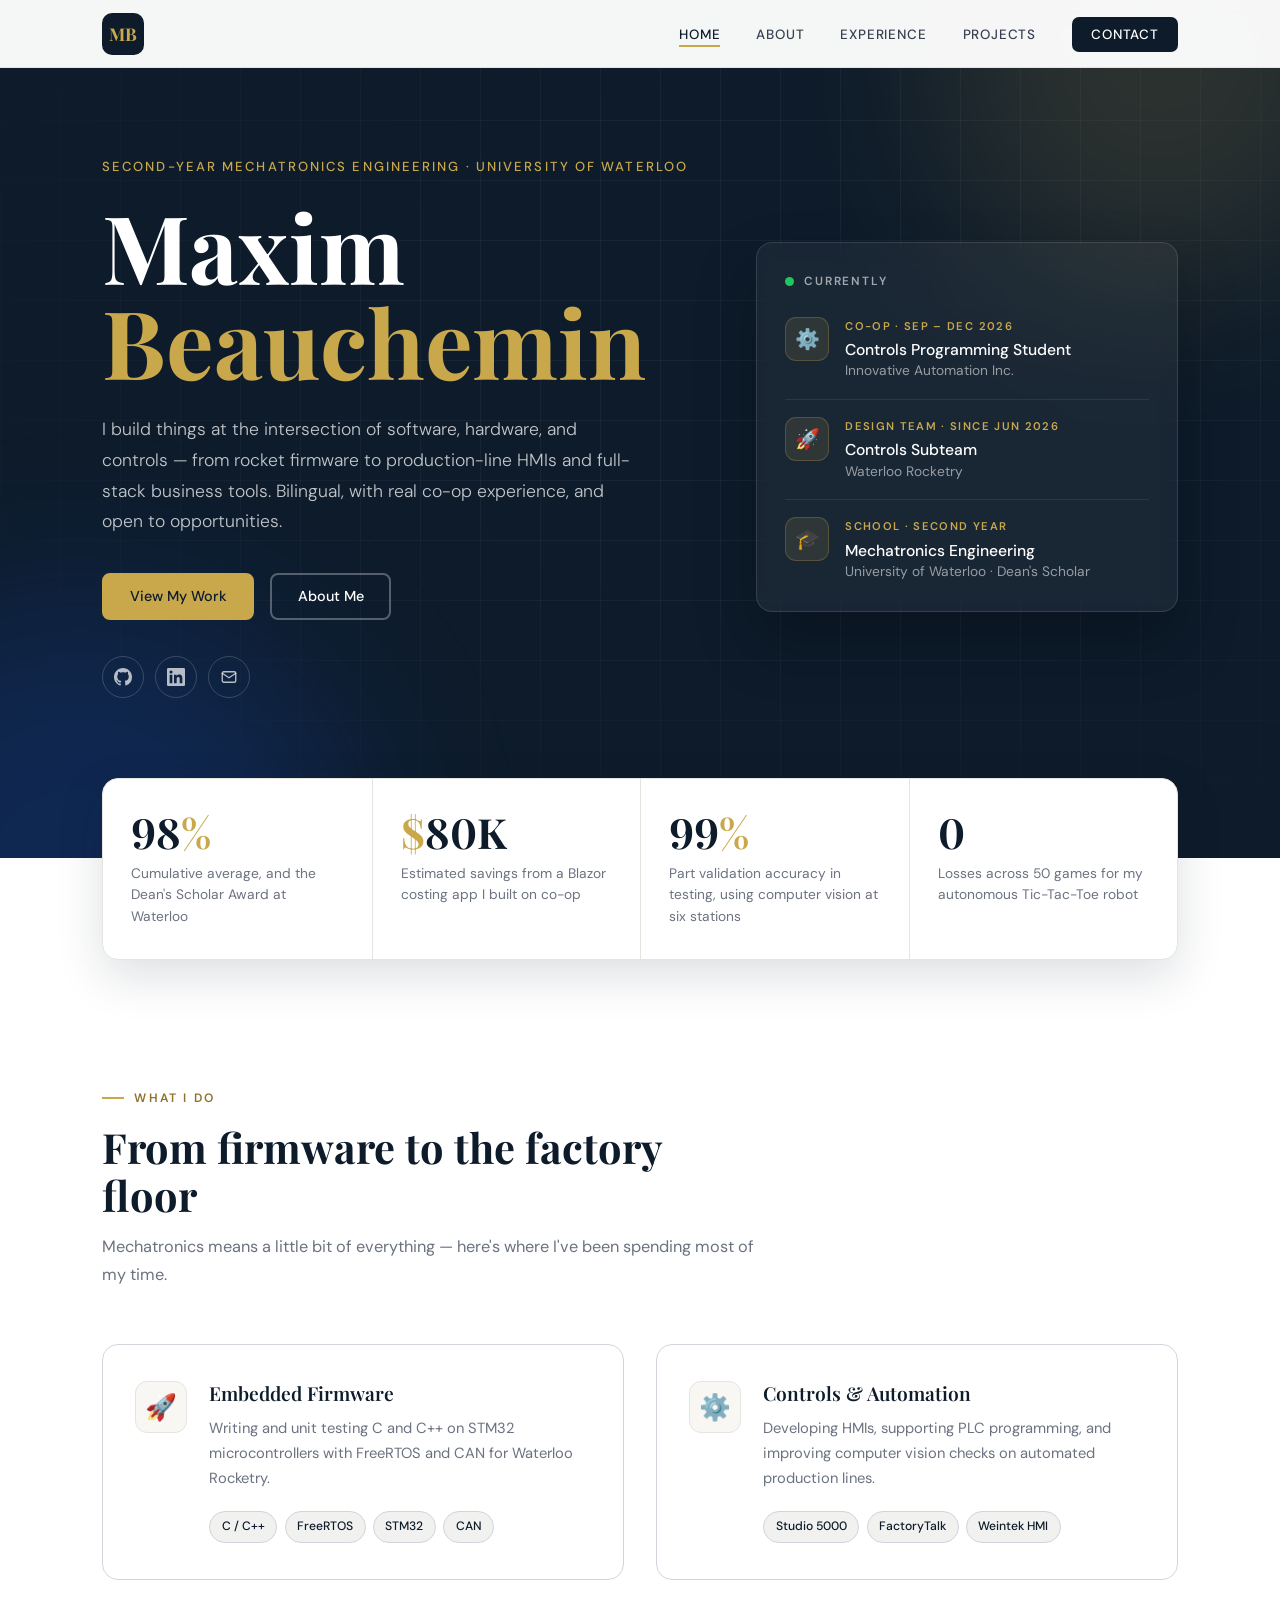
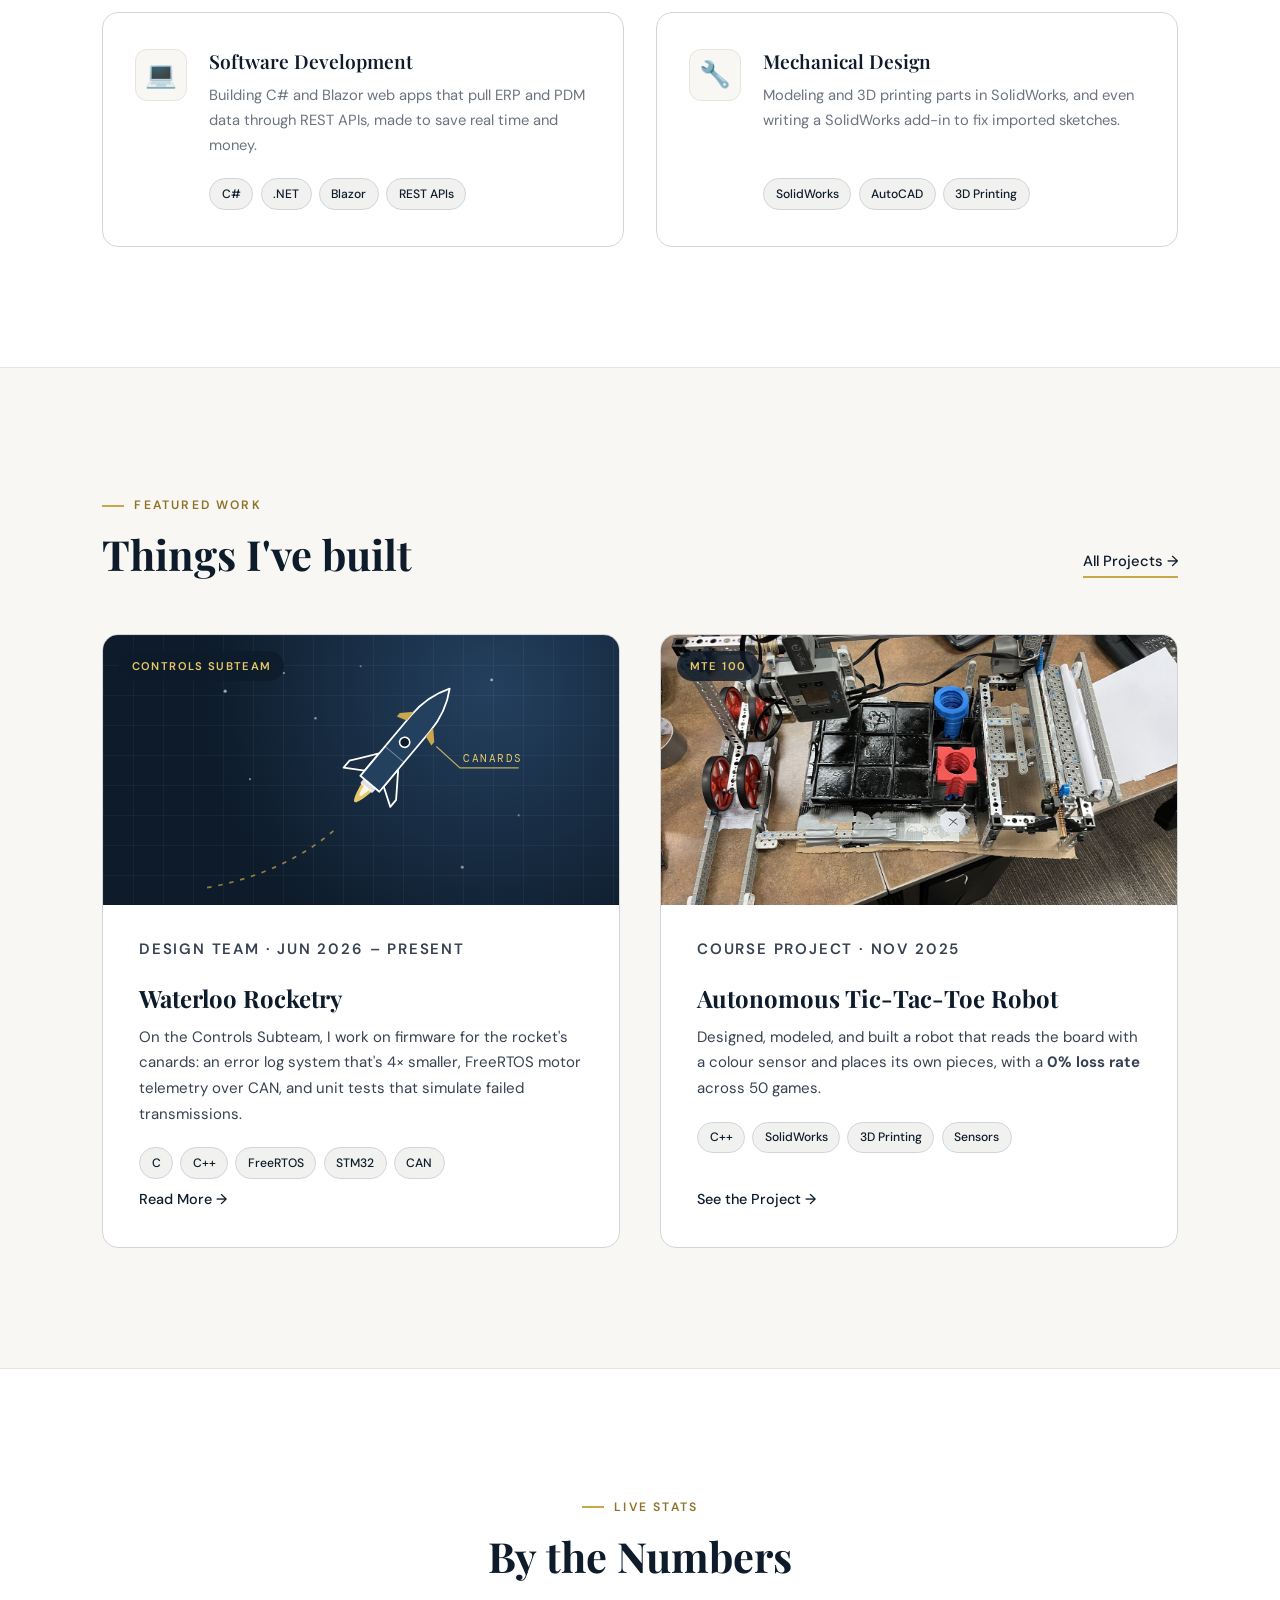
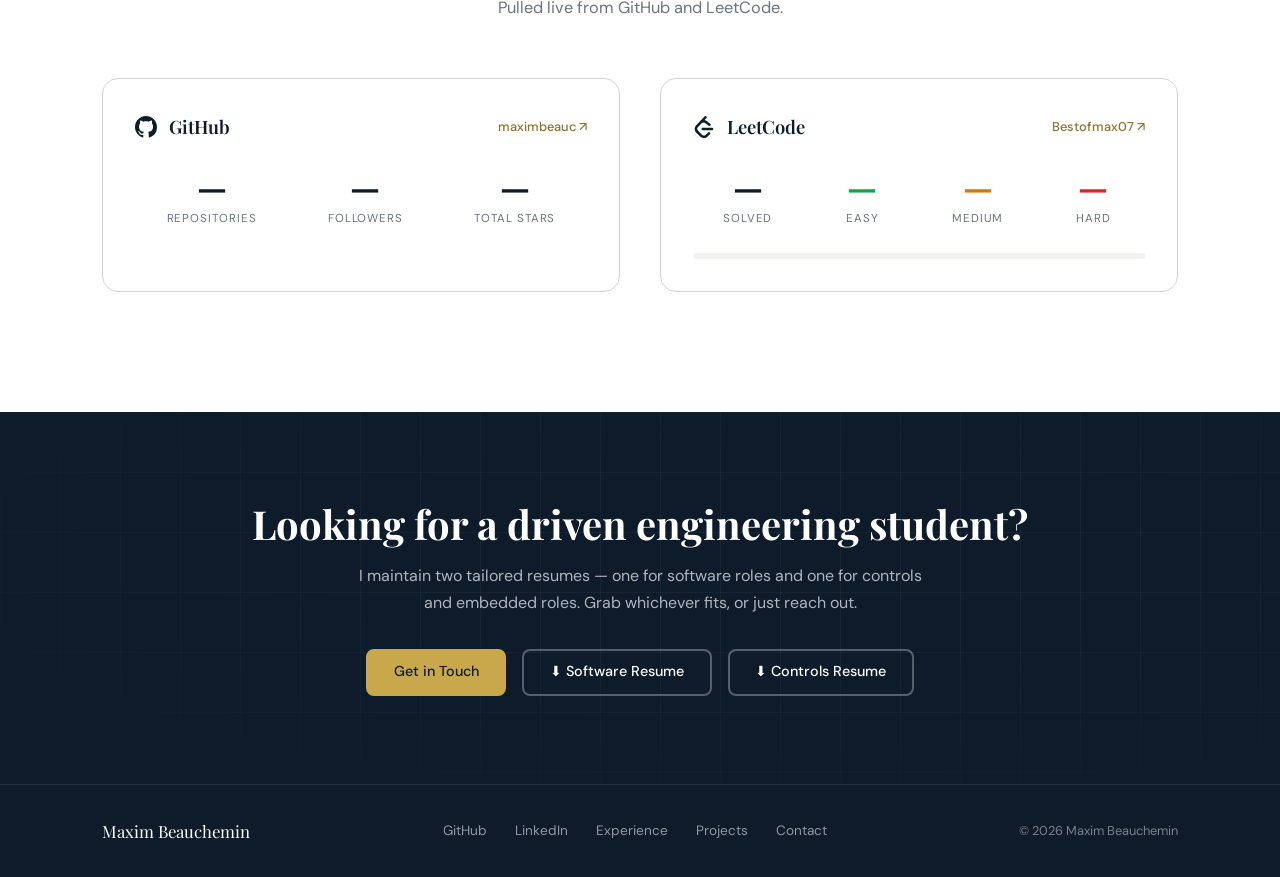
<file: index.html>
<!DOCTYPE html>
<html lang="en">
<head>
  <meta charset="UTF-8" />
  <meta name="viewport" content="width=device-width, initial-scale=1.0"/>
  <title>Maxim Beauchemin — Mechatronics Engineering</title>
  <meta name="description" content="Maxim Beauchemin is a Mechatronics Engineering student at the University of Waterloo, building at the intersection of software, hardware, and controls." />
  <meta name="theme-color" content="#0d1b2a" />
  <meta property="og:type" content="website" />
  <meta property="og:url" content="https://maximbeauc.github.io/" />
  <meta property="og:title" content="Maxim Beauchemin — Mechatronics Engineering" />
  <meta property="og:description" content="Maxim Beauchemin is a Mechatronics Engineering student at the University of Waterloo, building at the intersection of software, hardware, and controls." />
  <meta property="og:image" content="https://maximbeauc.github.io/assets/og-image.jpg" />
  <meta name="twitter:card" content="summary_large_image" />
  <link rel="icon" href="assets/favicon.svg" type="image/svg+xml" />
  <link rel="preconnect" href="https://fonts.googleapis.com" />
  <link rel="preconnect" href="https://fonts.gstatic.com" crossorigin />
  <link href="https://fonts.googleapis.com/css2?family=Playfair+Display:wght@400;600;700&family=DM+Sans:ital,wght@0,300;0,400;0,500;0,600;1,300&family=DM+Mono:wght@400;500&display=swap" rel="stylesheet"/>
  <link rel="stylesheet" href="css/style.css?v=2" />
  <noscript><style>[data-animate] { opacity: 1; }</style></noscript>
</head>
<body>

  <a href="#main" class="skip-link">Skip to content</a>

  <nav class="navbar" id="navbar">
    <div class="nav-inner">
      <a href="index.html" class="nav-logo" aria-label="Home">MB</a>
      <ul class="nav-links" id="navLinks">
        <li><a href="index.html" class="active">Home</a></li>
        <li><a href="about.html">About</a></li>
        <li><a href="experience.html">Experience</a></li>
        <li><a href="projects.html">Projects</a></li>
        <li><a href="contact.html" class="nav-cta">Contact</a></li>
      </ul>
      <button type="button" class="nav-toggle" id="navToggle" aria-label="Toggle menu" aria-controls="navLinks" aria-expanded="false">
        <span></span><span></span><span></span>
      </button>
    </div>
  </nav>

  <main id="main">

    <!-- HERO -->
    <section class="hero">
      <div class="hero-bg">
        <div class="hero-grid"></div>
        <div class="hero-glow hero-glow-gold"></div>
        <div class="hero-glow hero-glow-blue"></div>
      </div>

      <div class="container hero-inner">
        <div class="hero-content">
          <p class="hero-eyebrow">Second-Year Mechatronics Engineering · University of Waterloo</p>
          <h1 class="hero-title">
            Maxim<br/>
            <span class="hero-title-accent">Beauchemin</span>
          </h1>
          <p class="hero-subtitle">
            I build things at the intersection of software, hardware, and controls — from rocket firmware to production-line HMIs and full-stack business tools. Bilingual, with real co-op experience, and open to opportunities.
          </p>
          <div class="hero-actions">
            <a href="projects.html" class="btn btn-gold">View My Work</a>
            <a href="about.html" class="btn btn-ghost">About Me</a>
          </div>
          <div class="social-row">
            <a href="https://github.com/maximbeauc" target="_blank" rel="noopener" aria-label="GitHub">
              <svg viewBox="0 0 24 24" fill="currentColor" aria-hidden="true"><path d="M12 0C5.37 0 0 5.37 0 12c0 5.31 3.435 9.795 8.205 11.385.6.105.825-.255.825-.57 0-.285-.015-1.23-.015-2.235-3.015.555-3.795-.735-4.035-1.41-.135-.345-.72-1.41-1.23-1.695-.42-.225-1.02-.78-.015-.795.945-.015 1.62.87 1.845 1.23 1.08 1.815 2.805 1.305 3.495.99.105-.78.42-1.305.765-1.605-2.67-.3-5.46-1.335-5.46-5.925 0-1.305.465-2.385 1.23-3.225-.12-.3-.54-1.53.12-3.18 0 0 1.005-.315 3.3 1.23.96-.27 1.98-.405 3-.405s2.04.135 3 .405c2.295-1.56 3.3-1.23 3.3-1.23.66 1.65.24 2.88.12 3.18.765.84 1.23 1.905 1.23 3.225 0 4.605-2.805 5.625-5.475 5.925.435.375.81 1.095.81 2.22 0 1.605-.015 2.895-.015 3.3 0 .315.225.69.825.57A12.02 12.02 0 0024 12c0-6.63-5.37-12-12-12z"/></svg>
            </a>
            <a href="https://linkedin.com/in/maximbeauc" target="_blank" rel="noopener" aria-label="LinkedIn">
              <svg viewBox="0 0 24 24" fill="currentColor" aria-hidden="true"><path d="M20.447 20.452h-3.554v-5.569c0-1.328-.027-3.037-1.852-3.037-1.853 0-2.136 1.445-2.136 2.939v5.667H9.351V9h3.414v1.561h.046c.477-.9 1.637-1.85 3.37-1.85 3.601 0 4.267 2.37 4.267 5.455v6.286zM5.337 7.433a2.062 2.062 0 01-2.063-2.065 2.064 2.064 0 112.063 2.065zm1.782 13.019H3.555V9h3.564v11.452zM22.225 0H1.771C.792 0 0 .774 0 1.729v20.542C0 23.227.792 24 1.771 24h20.451C23.2 24 24 23.227 24 22.271V1.729C24 .774 23.2 0 22.222 0h.003z"/></svg>
            </a>
            <a href="mailto:ma2beauc@uwaterloo.ca" aria-label="Email">
              <svg viewBox="0 0 24 24" fill="none" stroke="currentColor" stroke-width="1.8" stroke-linecap="round" stroke-linejoin="round" aria-hidden="true"><rect x="3" y="5" width="18" height="14" rx="2"/><path d="m3 7 9 6 9-6"/></svg>
            </a>
          </div>
        </div>

        <!-- CURRENTLY -->
        <aside class="now-card" aria-label="What I'm up to right now">
          <div class="now-head"><span class="pulse"></span>Currently</div>
          <div class="now-item">
            <div class="now-icon">⚙️</div>
            <div>
              <p class="now-meta">Co-op · Sep – Dec 2026</p>
              <p class="now-role">Controls Programming Student</p>
              <p class="now-org">Innovative Automation Inc.</p>
            </div>
          </div>
          <div class="now-item">
            <div class="now-icon">🚀</div>
            <div>
              <p class="now-meta">Design Team · Since Jun 2026</p>
              <p class="now-role">Controls Subteam</p>
              <p class="now-org">Waterloo Rocketry</p>
            </div>
          </div>
          <div class="now-item">
            <div class="now-icon">🎓</div>
            <div>
              <p class="now-meta">School · Second Year</p>
              <p class="now-role">Mechatronics Engineering</p>
              <p class="now-org">University of Waterloo · Dean's Scholar</p>
            </div>
          </div>
        </aside>
      </div>
    </section>

    <!-- HIGHLIGHT STATS -->
    <section class="stats-band" aria-label="Highlights">
      <div class="container">
        <div class="stats-grid" data-animate>
          <div class="stat">
            <span class="stat-num">98<span>%</span></span>
            <p class="stat-label">Cumulative average, and the Dean's Scholar Award at Waterloo</p>
          </div>
          <div class="stat">
            <span class="stat-num"><span>$</span>80K</span>
            <p class="stat-label">Estimated savings from a Blazor costing app I built on co-op</p>
          </div>
          <div class="stat">
            <span class="stat-num">99<span>%</span></span>
            <p class="stat-label">Part validation accuracy in testing, using computer vision at six stations</p>
          </div>
          <div class="stat">
            <span class="stat-num">0</span>
            <p class="stat-label">Losses across 50 games for my autonomous Tic-Tac-Toe robot</p>
          </div>
        </div>
      </div>
    </section>

    <!-- WHAT I DO -->
    <section class="section highlights">
      <div class="container">
        <div class="section-head" data-animate>
          <p class="section-label">What I Do</p>
          <h2 class="section-title">From firmware to the factory floor</h2>
          <p class="section-intro">Mechatronics means a little bit of everything — here's where I've been spending most of my time.</p>
        </div>

        <div class="highlights-grid cols-2">
          <div class="highlight-card hc-row" data-animate>
            <div class="hc-icon">🚀</div>
            <div class="hc-body">
              <h3>Embedded Firmware</h3>
              <p>Writing and unit testing C and C++ on STM32 microcontrollers with FreeRTOS and CAN for Waterloo Rocketry.</p>
              <div class="tags">
                <span class="tag">C / C++</span><span class="tag">FreeRTOS</span><span class="tag">STM32</span><span class="tag">CAN</span>
              </div>
            </div>
          </div>
          <div class="highlight-card hc-row" data-animate>
            <div class="hc-icon">⚙️</div>
            <div class="hc-body">
              <h3>Controls &amp; Automation</h3>
              <p>Developing HMIs, supporting PLC programming, and improving computer vision checks on automated production lines.</p>
              <div class="tags">
                <span class="tag">Studio 5000</span><span class="tag">FactoryTalk</span><span class="tag">Weintek HMI</span>
              </div>
            </div>
          </div>
          <div class="highlight-card hc-row" data-animate>
            <div class="hc-icon">💻</div>
            <div class="hc-body">
              <h3>Software Development</h3>
              <p>Building C# and Blazor web apps that pull ERP and PDM data through REST APIs, made to save real time and money.</p>
              <div class="tags">
                <span class="tag">C#</span><span class="tag">.NET</span><span class="tag">Blazor</span><span class="tag">REST APIs</span>
              </div>
            </div>
          </div>
          <div class="highlight-card hc-row" data-animate>
            <div class="hc-icon">🔧</div>
            <div class="hc-body">
              <h3>Mechanical Design</h3>
              <p>Modeling and 3D printing parts in SolidWorks, and even writing a SolidWorks add-in to fix imported sketches.</p>
              <div class="tags">
                <span class="tag">SolidWorks</span><span class="tag">AutoCAD</span><span class="tag">3D Printing</span>
              </div>
            </div>
          </div>
        </div>
      </div>
    </section>

    <!-- FEATURED PROJECTS -->
    <section class="section section-alt">
      <div class="container">
        <div class="section-head-row" data-animate>
          <div class="section-head">
            <p class="section-label">Featured Work</p>
            <h2 class="section-title">Things I've built</h2>
          </div>
          <a href="projects.html" class="text-link">All Projects →</a>
        </div>

        <div class="feature-grid">
          <a href="projects.html#rocketry" class="feature-card" data-animate>
            <div class="fc-media rocket-art">
              <span class="fc-chip">Controls Subteam</span>
              <svg class="rocket-svg" viewBox="0 0 320 220" aria-hidden="true">
                <g fill="#ffffff">
                  <circle cx="40" cy="40" r="1.4" opacity="0.6"/><circle cx="92" cy="24" r="1" opacity="0.5"/>
                  <circle cx="276" cy="30" r="1.2" opacity="0.6"/><circle cx="300" cy="150" r="1" opacity="0.4"/>
                  <circle cx="62" cy="118" r="1" opacity="0.45"/><circle cx="250" cy="196" r="1.3" opacity="0.5"/>
                  <circle cx="120" cy="64" r="1.1" opacity="0.5"/><circle cx="160" cy="18" r="0.9" opacity="0.4"/>
                </g>
                <path d="M24 214 C 70 206, 112 186, 140 160" fill="none" stroke="#c9a84c" stroke-width="1.5" stroke-dasharray="4 6" opacity="0.7"/>
                <g transform="translate(190 96) rotate(40)">
                  <path d="M-6 38 Q0 72 6 38 Z" fill="#e8c96a"/>
                  <path d="M-3 38 Q0 58 3 38 Z" fill="#ffffff" opacity="0.85"/>
                  <path d="M-11 8 L-27 30 L-27 38 L-11 28 Z" fill="#1b2e44" stroke="#ffffff" stroke-width="1.6" stroke-linejoin="round"/>
                  <path d="M11 8 L27 30 L27 38 L11 28 Z" fill="#1b2e44" stroke="#ffffff" stroke-width="1.6" stroke-linejoin="round"/>
                  <path d="M-11 34 L-11 -36 Q-11 -58 0 -76 Q11 -58 11 -36 L11 34 Z" fill="#24405f" stroke="#ffffff" stroke-width="1.6" stroke-linejoin="round"/>
                  <line x1="-11" y1="0" x2="11" y2="0" stroke="#ffffff" stroke-width="1" opacity="0.35"/>
                  <rect x="-7" y="34" width="14" height="5" rx="1" fill="#ffffff" opacity="0.85"/>
                  <circle cx="0" cy="-14" r="4.5" fill="#0d1b2a" stroke="#ffffff" stroke-width="1.4"/>
                  <path d="M-11 -40 L-20 -31 L-20 -27 L-11 -30 Z" fill="#c9a84c"/>
                  <path d="M11 -40 L20 -31 L20 -27 L11 -30 Z" fill="#c9a84c"/>
                </g>
                <polyline points="227,89 248,108 300,108" fill="none" stroke="#e8c96a" stroke-width="1" opacity="0.8"/>
                <text x="251" y="103" class="rocket-label">CANARDS</text>
              </svg>
            </div>
            <div class="fc-body">
              <p class="fc-meta">Design Team · Jun 2026 – Present</p>
              <h3>Waterloo Rocketry</h3>
              <p>On the Controls Subteam, I work on firmware for the rocket's canards: an error log system that's 4× smaller, FreeRTOS motor telemetry over CAN, and unit tests that simulate failed transmissions.</p>
              <div class="tags">
                <span class="tag">C</span><span class="tag">C++</span><span class="tag">FreeRTOS</span><span class="tag">STM32</span><span class="tag">CAN</span>
              </div>
              <span class="fc-link">Read More →</span>
            </div>
          </a>

          <a href="projects.html#mte100" class="feature-card" data-animate>
            <div class="fc-media">
              <span class="fc-chip">MTE 100</span>
              <img src="assets/RobotProject/TopFrontView.jpeg" alt="The autonomous Tic-Tac-Toe robot: a gantry over the game board with a piece dispenser beside it" width="1400" height="1050" loading="lazy" />
            </div>
            <div class="fc-body">
              <p class="fc-meta">Course Project · Nov 2025</p>
              <h3>Autonomous Tic-Tac-Toe Robot</h3>
              <p>Designed, modeled, and built a robot that reads the board with a colour sensor and places its own pieces, with a <strong>0% loss rate</strong> across 50 games.</p>
              <div class="tags">
                <span class="tag">C++</span><span class="tag">SolidWorks</span><span class="tag">3D Printing</span><span class="tag">Sensors</span>
              </div>
              <span class="fc-link">See the Project →</span>
            </div>
          </a>
        </div>
      </div>
    </section>

    <!-- LIVE STATS -->
    <section class="section live-stats">
      <div class="container">
        <div class="section-head center" data-animate>
          <p class="section-label">Live Stats</p>
          <h2 class="section-title">By the Numbers</h2>
          <p class="section-intro">Pulled live from GitHub and LeetCode.</p>
        </div>

        <div class="live-stats-grid">

          <!-- GitHub Card -->
          <div class="ls-card" data-animate>
            <div class="ls-card-header">
              <svg class="ls-icon" viewBox="0 0 24 24" fill="currentColor" aria-hidden="true"><path d="M12 0C5.37 0 0 5.37 0 12c0 5.31 3.435 9.795 8.205 11.385.6.105.825-.255.825-.57 0-.285-.015-1.23-.015-2.235-3.015.555-3.795-.735-4.035-1.41-.135-.345-.72-1.41-1.23-1.695-.42-.225-1.02-.78-.015-.795.945-.015 1.62.87 1.845 1.23 1.08 1.815 2.805 1.305 3.495.99.105-.78.42-1.305.765-1.605-2.67-.3-5.46-1.335-5.46-5.925 0-1.305.465-2.385 1.23-3.225-.12-.3-.54-1.53.12-3.18 0 0 1.005-.315 3.3 1.23.96-.27 1.98-.405 3-.405s2.04.135 3 .405c2.295-1.56 3.3-1.23 3.3-1.23.66 1.65.24 2.88.12 3.18.765.84 1.23 1.905 1.23 3.225 0 4.605-2.805 5.625-5.475 5.925.435.375.81 1.095.81 2.22 0 1.605-.015 2.895-.015 3.3 0 .315.225.69.825.57A12.02 12.02 0 0024 12c0-6.63-5.37-12-12-12z"/></svg>
              <span class="ls-card-title">GitHub</span>
              <a href="https://github.com/maximbeauc" target="_blank" rel="noopener" class="ls-card-link">maximbeauc ↗</a>
            </div>
            <div class="ls-stats-row">
              <div class="ls-stat">
                <span class="ls-num" id="gh-repos">—</span>
                <span class="ls-label">Repositories</span>
              </div>
              <div class="ls-stat">
                <span class="ls-num" id="gh-followers">—</span>
                <span class="ls-label">Followers</span>
              </div>
              <div class="ls-stat">
                <span class="ls-num" id="gh-stars">—</span>
                <span class="ls-label">Total Stars</span>
              </div>
            </div>
          </div>

          <!-- LeetCode Card -->
          <div class="ls-card" data-animate>
            <div class="ls-card-header">
              <svg class="ls-icon" viewBox="0 0 24 24" fill="currentColor" aria-hidden="true"><path d="M13.483 0a1.374 1.374 0 0 0-.961.438L7.116 6.226l-3.854 4.126a5.266 5.266 0 0 0-1.209 2.104 5.35 5.35 0 0 0-.125.513 5.527 5.527 0 0 0 .062 2.362 5.83 5.83 0 0 0 .349 1.017 5.938 5.938 0 0 0 1.271 1.818l4.277 4.193.039.038c2.248 2.165 5.852 2.133 8.063-.074l2.396-2.392c.54-.54.54-1.414.003-1.955a1.378 1.378 0 0 0-1.951-.003l-2.396 2.392a3.021 3.021 0 0 1-4.205.038l-.02-.019-4.276-4.193c-.652-.64-.972-1.469-.948-2.263a2.68 2.68 0 0 1 .066-.523 2.545 2.545 0 0 1 .619-1.164L9.13 8.114c1.058-1.134 3.204-1.27 4.43-.278l3.501 2.831c.593.48 1.461.387 1.94-.207a1.384 1.384 0 0 0-.207-1.943l-3.5-2.831c-.8-.647-1.766-1.045-2.774-1.202l2.015-2.158A1.384 1.384 0 0 0 13.483 0zm-2.866 12.815a1.38 1.38 0 0 0-1.38 1.382 1.38 1.38 0 0 0 1.38 1.382H20.79a1.38 1.38 0 0 0 1.38-1.382 1.38 1.38 0 0 0-1.38-1.382z"/></svg>
              <span class="ls-card-title">LeetCode</span>
              <a href="https://leetcode.com/Bestofmax07" target="_blank" rel="noopener" class="ls-card-link">Bestofmax07 ↗</a>
            </div>
            <div class="ls-stats-row">
              <div class="ls-stat">
                <span class="ls-num" id="lc-total">—</span>
                <span class="ls-label">Solved</span>
              </div>
              <div class="ls-stat">
                <span class="ls-num ls-easy" id="lc-easy">—</span>
                <span class="ls-label">Easy</span>
              </div>
              <div class="ls-stat">
                <span class="ls-num ls-medium" id="lc-medium">—</span>
                <span class="ls-label">Medium</span>
              </div>
              <div class="ls-stat">
                <span class="ls-num ls-hard" id="lc-hard">—</span>
                <span class="ls-label">Hard</span>
              </div>
            </div>
            <div class="lc-bar-wrap">
              <div class="lc-bar">
                <div class="lc-bar-fill lc-bar-easy"   id="lc-bar-easy"></div>
                <div class="lc-bar-fill lc-bar-medium" id="lc-bar-medium"></div>
                <div class="lc-bar-fill lc-bar-hard"   id="lc-bar-hard"></div>
              </div>
            </div>
          </div>

        </div>
      </div>
    </section>

    <!-- CTA + RESUMES -->
    <section class="cta-strip">
      <div class="hero-bg"><div class="hero-grid"></div></div>
      <div class="container">
        <h2>Looking for a driven engineering student?</h2>
        <p>I maintain two tailored resumes — one for software roles and one for controls and embedded roles. Grab whichever fits, or just reach out.</p>
        <div class="cta-actions">
          <a href="contact.html" class="btn btn-gold">Get in Touch</a>
          <a href="assets/Resumes/Software_Resume.pdf" download class="btn btn-ghost">⬇ Software Resume</a>
          <a href="assets/Resumes/Controls_Resume.pdf" download class="btn btn-ghost">⬇ Controls Resume</a>
        </div>
      </div>
    </section>

  </main>

  <footer class="footer">
    <div class="container footer-inner">
      <span class="footer-name">Maxim Beauchemin</span>
      <div class="footer-links">
        <a href="https://github.com/maximbeauc" target="_blank" rel="noopener">GitHub</a>
        <a href="https://linkedin.com/in/maximbeauc" target="_blank" rel="noopener">LinkedIn</a>
        <a href="experience.html">Experience</a>
        <a href="projects.html">Projects</a>
        <a href="contact.html">Contact</a>
      </div>
      <span class="footer-copy">© <span id="year">2026</span> Maxim Beauchemin</span>
    </div>
  </footer>

  <script src="js/main.js?v=2"></script>
</body>
</html>
</file>
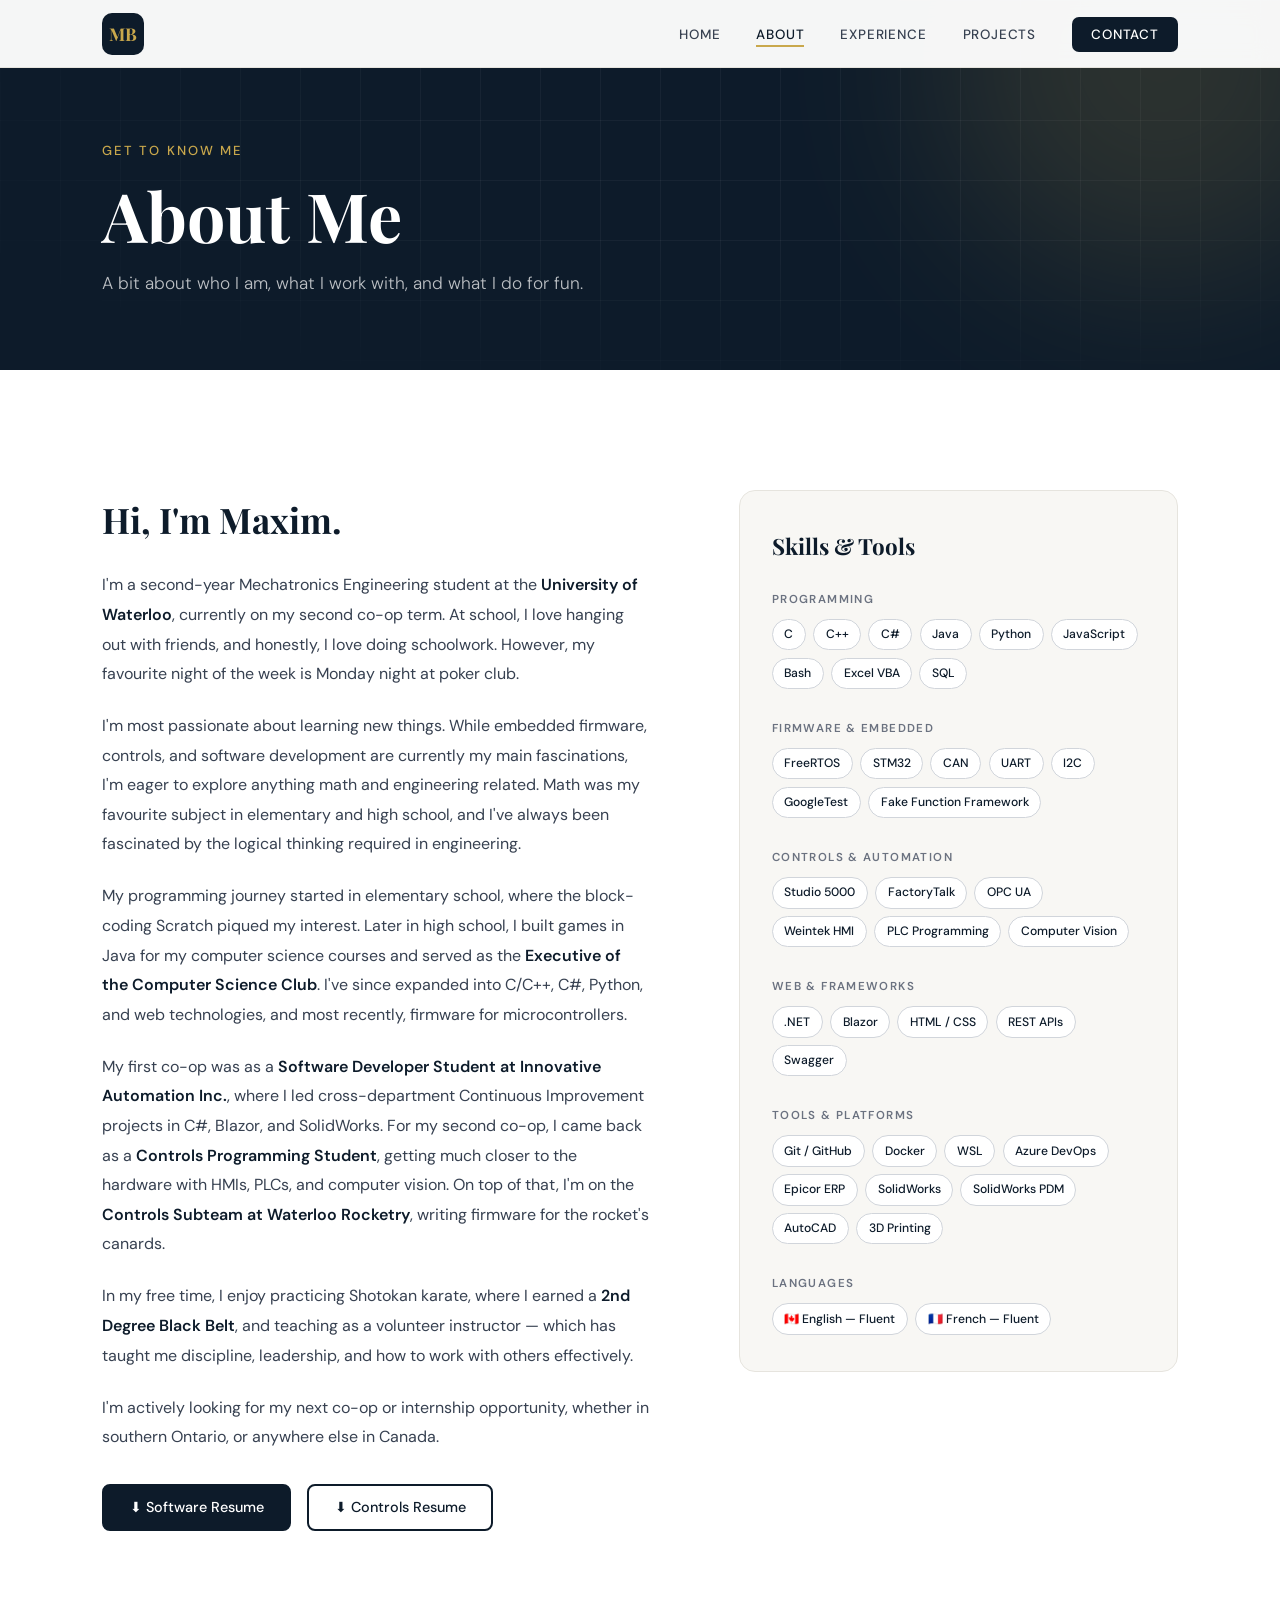
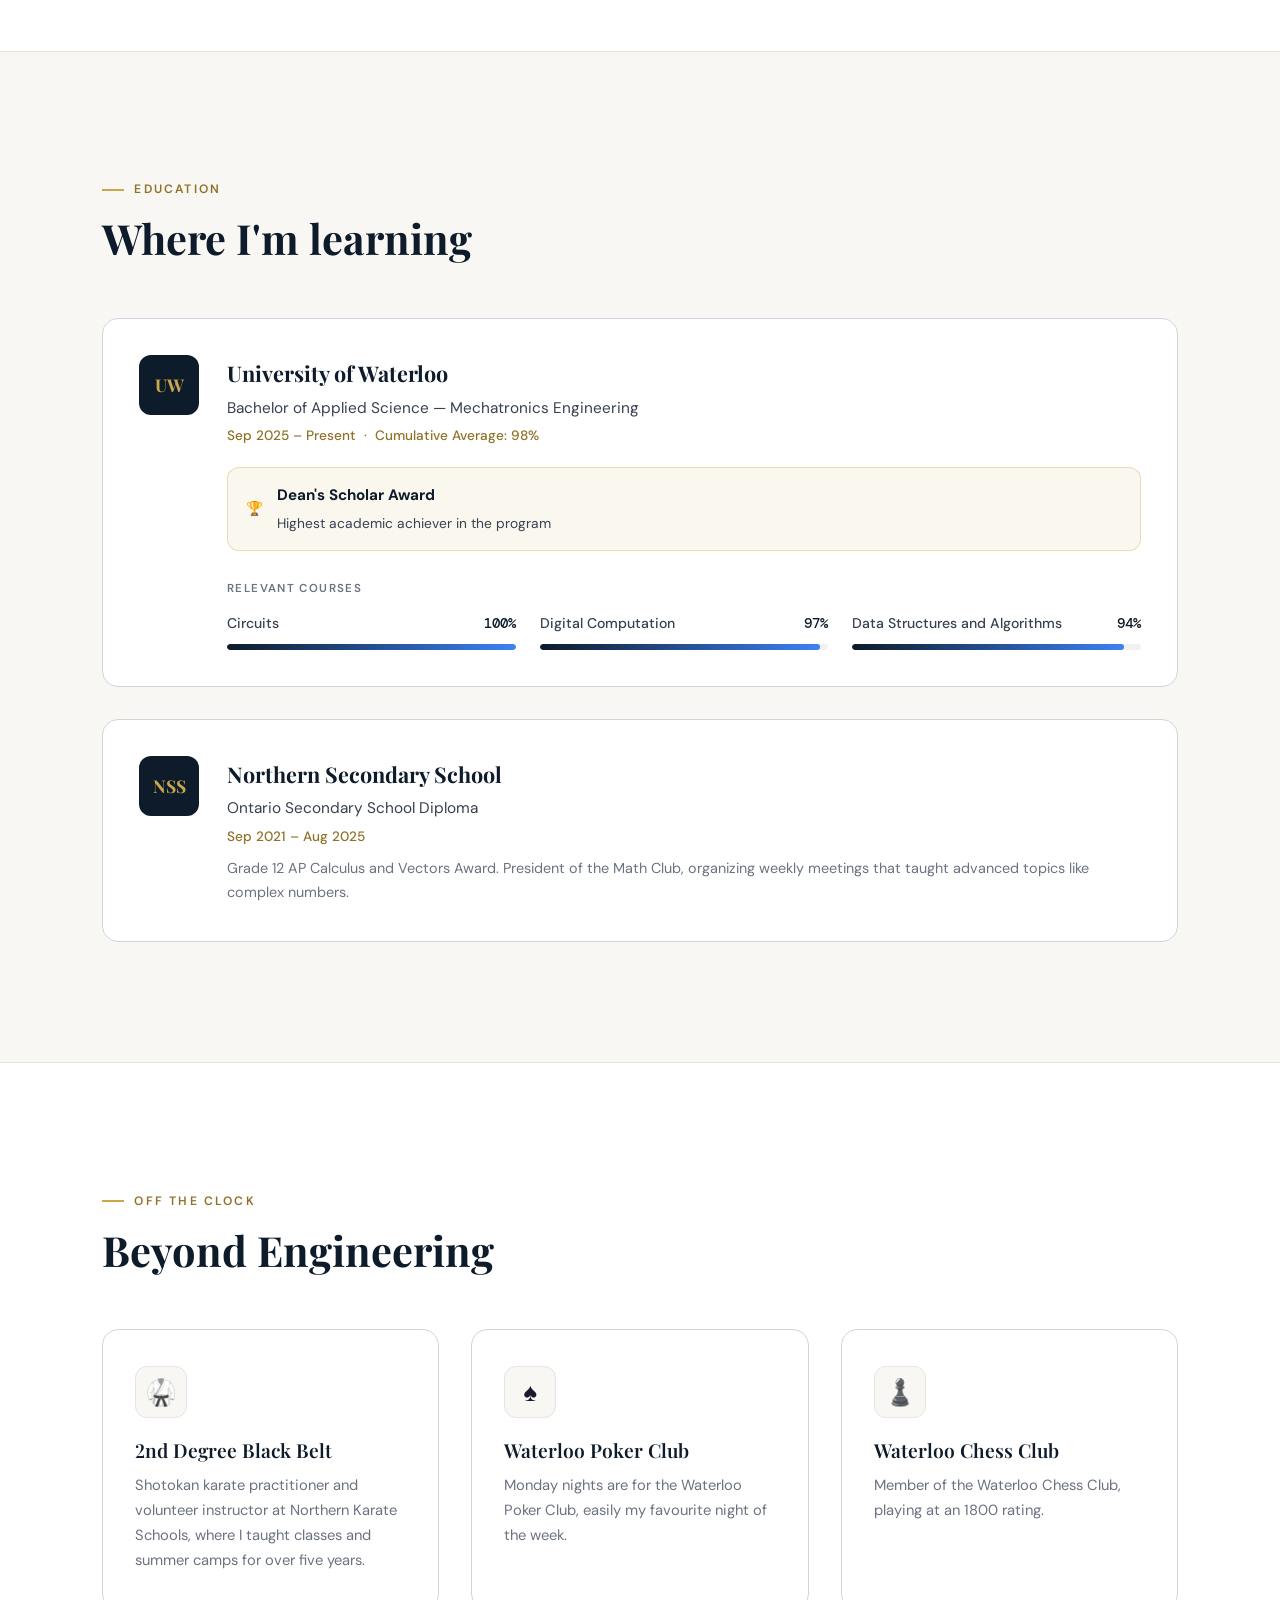
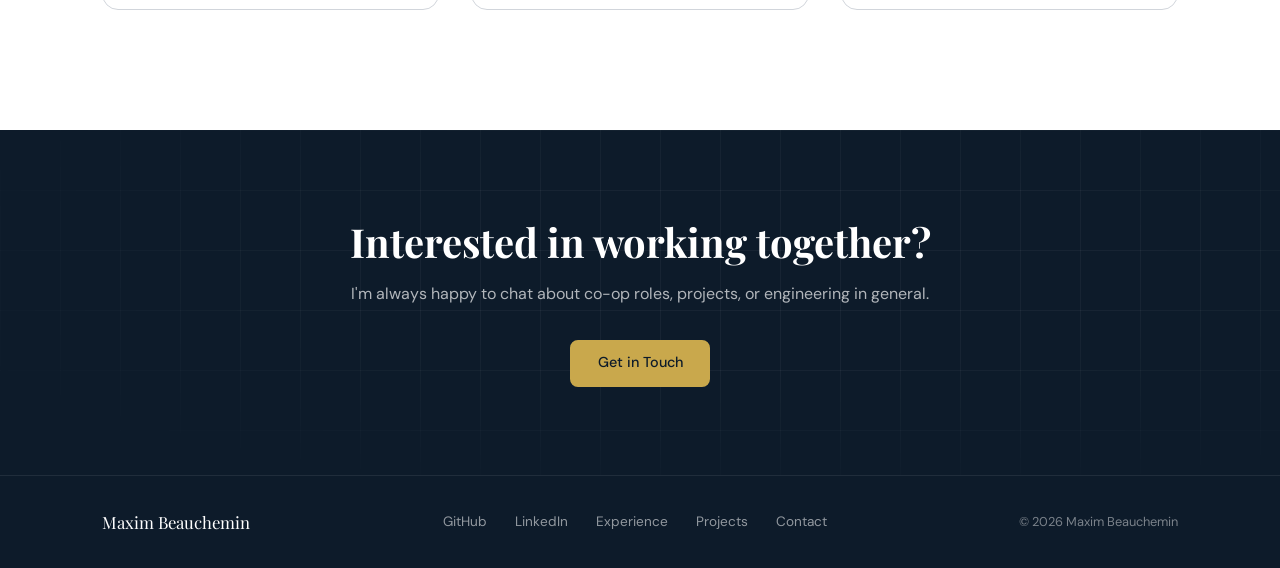
<file: about.html>
<!DOCTYPE html>
<html lang="en">
<head>
  <meta charset="UTF-8" />
  <meta name="viewport" content="width=device-width, initial-scale=1.0"/>
  <title>About — Maxim Beauchemin</title>
  <meta name="description" content="Get to know Maxim Beauchemin: Mechatronics Engineering student at the University of Waterloo, Dean's Scholar, bilingual, and 2nd degree black belt." />
  <meta name="theme-color" content="#0d1b2a" />
  <meta property="og:type" content="website" />
  <meta property="og:url" content="https://maximbeauc.github.io/about.html" />
  <meta property="og:title" content="About — Maxim Beauchemin" />
  <meta property="og:description" content="Get to know Maxim Beauchemin: Mechatronics Engineering student at the University of Waterloo, Dean's Scholar, bilingual, and 2nd degree black belt." />
  <meta property="og:image" content="https://maximbeauc.github.io/assets/og-image.jpg" />
  <meta name="twitter:card" content="summary_large_image" />
  <link rel="icon" href="assets/favicon.svg" type="image/svg+xml" />
  <link rel="preconnect" href="https://fonts.googleapis.com" />
  <link rel="preconnect" href="https://fonts.gstatic.com" crossorigin />
  <link href="https://fonts.googleapis.com/css2?family=Playfair+Display:wght@400;600;700&family=DM+Sans:ital,wght@0,300;0,400;0,500;0,600;1,300&family=DM+Mono:wght@400;500&display=swap" rel="stylesheet"/>
  <link rel="stylesheet" href="css/style.css?v=2" />
  <noscript><style>[data-animate] { opacity: 1; }</style></noscript>
</head>
<body>

  <a href="#main" class="skip-link">Skip to content</a>

  <nav class="navbar" id="navbar">
    <div class="nav-inner">
      <a href="index.html" class="nav-logo" aria-label="Home">MB</a>
      <ul class="nav-links" id="navLinks">
        <li><a href="index.html">Home</a></li>
        <li><a href="about.html" class="active">About</a></li>
        <li><a href="experience.html">Experience</a></li>
        <li><a href="projects.html">Projects</a></li>
        <li><a href="contact.html" class="nav-cta">Contact</a></li>
      </ul>
      <button type="button" class="nav-toggle" id="navToggle" aria-label="Toggle menu" aria-controls="navLinks" aria-expanded="false">
        <span></span><span></span><span></span>
      </button>
    </div>
  </nav>

  <main id="main">

    <section class="page-hero">
      <div class="hero-bg">
        <div class="hero-grid"></div>
        <div class="hero-glow hero-glow-gold"></div>
      </div>
      <div class="container">
        <p class="hero-eyebrow">Get to know me</p>
        <h1 class="page-title">About Me</h1>
        <p class="page-subtitle">A bit about who I am, what I work with, and what I do for fun.</p>
      </div>
    </section>

    <!-- BIO + SKILLS -->
    <section class="section">
      <div class="container">
        <div class="about-grid">
          <div class="about-bio" data-animate>
            <h2>Hi, I'm Maxim.</h2>
            <p>I'm a second-year Mechatronics Engineering student at the <strong>University of Waterloo</strong>, currently on my second co-op term. At school, I love hanging out with friends, and honestly, I love doing schoolwork. However, my favourite night of the week is Monday night at poker club.</p>
            <p>I'm most passionate about learning new things. While embedded firmware, controls, and software development are currently my main fascinations, I'm eager to explore anything math and engineering related. Math was my favourite subject in elementary and high school, and I've always been fascinated by the logical thinking required in engineering.</p>
            <p>My programming journey started in elementary school, where the block-coding Scratch piqued my interest. Later in high school, I built games in Java for my computer science courses and served as the <strong>Executive of the Computer Science Club</strong>. I've since expanded into C/C++, C#, Python, and web technologies, and most recently, firmware for microcontrollers.</p>
            <p>My first co-op was as a <strong>Software Developer Student at Innovative Automation Inc.</strong>, where I led cross-department Continuous Improvement projects in C#, Blazor, and SolidWorks. For my second co-op, I came back as a <strong>Controls Programming Student</strong>, getting much closer to the hardware with HMIs, PLCs, and computer vision. On top of that, I'm on the <strong>Controls Subteam at Waterloo Rocketry</strong>, writing firmware for the rocket's canards.</p>
            <p>In my free time, I enjoy practicing Shotokan karate, where I earned a <strong>2nd Degree Black Belt</strong>, and teaching as a volunteer instructor — which has taught me discipline, leadership, and how to work with others effectively.</p>
            <p>I'm actively looking for my next co-op or internship opportunity, whether in southern Ontario, or anywhere else in Canada.</p>

            <div class="resume-buttons">
              <a href="assets/Resumes/Software_Resume.pdf" download class="btn btn-primary">⬇ Software Resume</a>
              <a href="assets/Resumes/Controls_Resume.pdf" download class="btn btn-secondary">⬇ Controls Resume</a>
            </div>
          </div>

          <aside class="skills-card" data-animate>
            <h3>Skills &amp; Tools</h3>

            <div class="skill-group">
              <h4 class="skill-group-label">Programming</h4>
              <div class="tags">
                <span class="tag">C</span>
                <span class="tag">C++</span>
                <span class="tag">C#</span>
                <span class="tag">Java</span>
                <span class="tag">Python</span>
                <span class="tag">JavaScript</span>
                <span class="tag">Bash</span>
                <span class="tag">Excel VBA</span>
                <span class="tag">SQL</span>
              </div>
            </div>

            <div class="skill-group">
              <h4 class="skill-group-label">Firmware &amp; Embedded</h4>
              <div class="tags">
                <span class="tag">FreeRTOS</span>
                <span class="tag">STM32</span>
                <span class="tag">CAN</span>
                <span class="tag">UART</span>
                <span class="tag">I2C</span>
                <span class="tag">GoogleTest</span>
                <span class="tag">Fake Function Framework</span>
              </div>
            </div>

            <div class="skill-group">
              <h4 class="skill-group-label">Controls &amp; Automation</h4>
              <div class="tags">
                <span class="tag">Studio 5000</span>
                <span class="tag">FactoryTalk</span>
                <span class="tag">OPC UA</span>
                <span class="tag">Weintek HMI</span>
                <span class="tag">PLC Programming</span>
                <span class="tag">Computer Vision</span>
              </div>
            </div>

            <div class="skill-group">
              <h4 class="skill-group-label">Web &amp; Frameworks</h4>
              <div class="tags">
                <span class="tag">.NET</span>
                <span class="tag">Blazor</span>
                <span class="tag">HTML / CSS</span>
                <span class="tag">REST APIs</span>
                <span class="tag">Swagger</span>
              </div>
            </div>

            <div class="skill-group">
              <h4 class="skill-group-label">Tools &amp; Platforms</h4>
              <div class="tags">
                <span class="tag">Git / GitHub</span>
                <span class="tag">Docker</span>
                <span class="tag">WSL</span>
                <span class="tag">Azure DevOps</span>
                <span class="tag">Epicor ERP</span>
                <span class="tag">SolidWorks</span>
                <span class="tag">SolidWorks PDM</span>
                <span class="tag">AutoCAD</span>
                <span class="tag">3D Printing</span>
              </div>
            </div>

            <div class="skill-group">
              <h4 class="skill-group-label">Languages</h4>
              <div class="tags">
                <span class="tag">🇨🇦 English — Fluent</span>
                <span class="tag">🇫🇷 French — Fluent</span>
              </div>
            </div>
          </aside>
        </div>
      </div>
    </section>

    <!-- EDUCATION -->
    <section class="section section-alt">
      <div class="container">
        <div class="section-head" data-animate>
          <p class="section-label">Education</p>
          <h2 class="section-title">Where I'm learning</h2>
        </div>

        <div class="edu-card" data-animate>
          <div class="edu-logo">UW</div>
          <div class="edu-info">
            <h3>University of Waterloo</h3>
            <p class="edu-degree">Bachelor of Applied Science — Mechatronics Engineering</p>
            <p class="edu-year">Sep 2025 – Present &nbsp;·&nbsp; Cumulative Average: 98%</p>

            <div class="award">
              <span class="award-icon">🏆</span>
              <div>
                <strong>Dean's Scholar Award</strong>
                <span>Highest academic achiever in the program</span>
              </div>
            </div>

            <p class="courses-label">Relevant Courses</p>
            <div class="course-grades">
              <div class="course">
                <div class="course-head"><span class="course-name">Circuits</span><span class="course-pct">100%</span></div>
                <div class="skill-bar"><div class="skill-fill" style="--pct: 100%"></div></div>
              </div>
              <div class="course">
                <div class="course-head"><span class="course-name">Digital Computation</span><span class="course-pct">97%</span></div>
                <div class="skill-bar"><div class="skill-fill" style="--pct: 97%"></div></div>
              </div>
              <div class="course">
                <div class="course-head"><span class="course-name">Data Structures and Algorithms</span><span class="course-pct">94%</span></div>
                <div class="skill-bar"><div class="skill-fill" style="--pct: 94%"></div></div>
              </div>
            </div>
          </div>
        </div>

        <div class="edu-card" data-animate>
          <div class="edu-logo">NSS</div>
          <div class="edu-info">
            <h3>Northern Secondary School</h3>
            <p class="edu-degree">Ontario Secondary School Diploma</p>
            <p class="edu-year">Sep 2021 – Aug 2025</p>
            <p class="edu-note">Grade 12 AP Calculus and Vectors Award. President of the Math Club, organizing weekly meetings that taught advanced topics like complex numbers.</p>
          </div>
        </div>
      </div>
    </section>

    <!-- BEYOND ENGINEERING -->
    <section class="section">
      <div class="container">
        <div class="section-head" data-animate>
          <p class="section-label">Off the Clock</p>
          <h2 class="section-title">Beyond Engineering</h2>
        </div>

        <div class="highlights-grid cols-3">
          <div class="highlight-card" data-animate>
            <div class="hc-icon">🥋</div>
            <h3>2nd Degree Black Belt</h3>
            <p>Shotokan karate practitioner and volunteer instructor at Northern Karate Schools, where I taught classes and summer camps for over five years.</p>
          </div>
          <div class="highlight-card" data-animate>
            <div class="hc-icon">♠️</div>
            <h3>Waterloo Poker Club</h3>
            <p>Monday nights are for the Waterloo Poker Club, easily my favourite night of the week.</p>
          </div>
          <div class="highlight-card" data-animate>
            <div class="hc-icon">♟️</div>
            <h3>Waterloo Chess Club</h3>
            <p>Member of the Waterloo Chess Club, playing at an 1800 rating.</p>
          </div>
        </div>
      </div>
    </section>

    <section class="cta-strip">
      <div class="hero-bg"><div class="hero-grid"></div></div>
      <div class="container">
        <h2>Interested in working together?</h2>
        <p>I'm always happy to chat about co-op roles, projects, or engineering in general.</p>
        <div class="cta-actions">
          <a href="contact.html" class="btn btn-gold">Get in Touch</a>
        </div>
      </div>
    </section>

  </main>

  <footer class="footer">
    <div class="container footer-inner">
      <span class="footer-name">Maxim Beauchemin</span>
      <div class="footer-links">
        <a href="https://github.com/maximbeauc" target="_blank" rel="noopener">GitHub</a>
        <a href="https://linkedin.com/in/maximbeauc" target="_blank" rel="noopener">LinkedIn</a>
        <a href="experience.html">Experience</a>
        <a href="projects.html">Projects</a>
        <a href="contact.html">Contact</a>
      </div>
      <span class="footer-copy">© <span id="year">2026</span> Maxim Beauchemin</span>
    </div>
  </footer>

  <script src="js/main.js?v=2"></script>
</body>
</html>
</file>
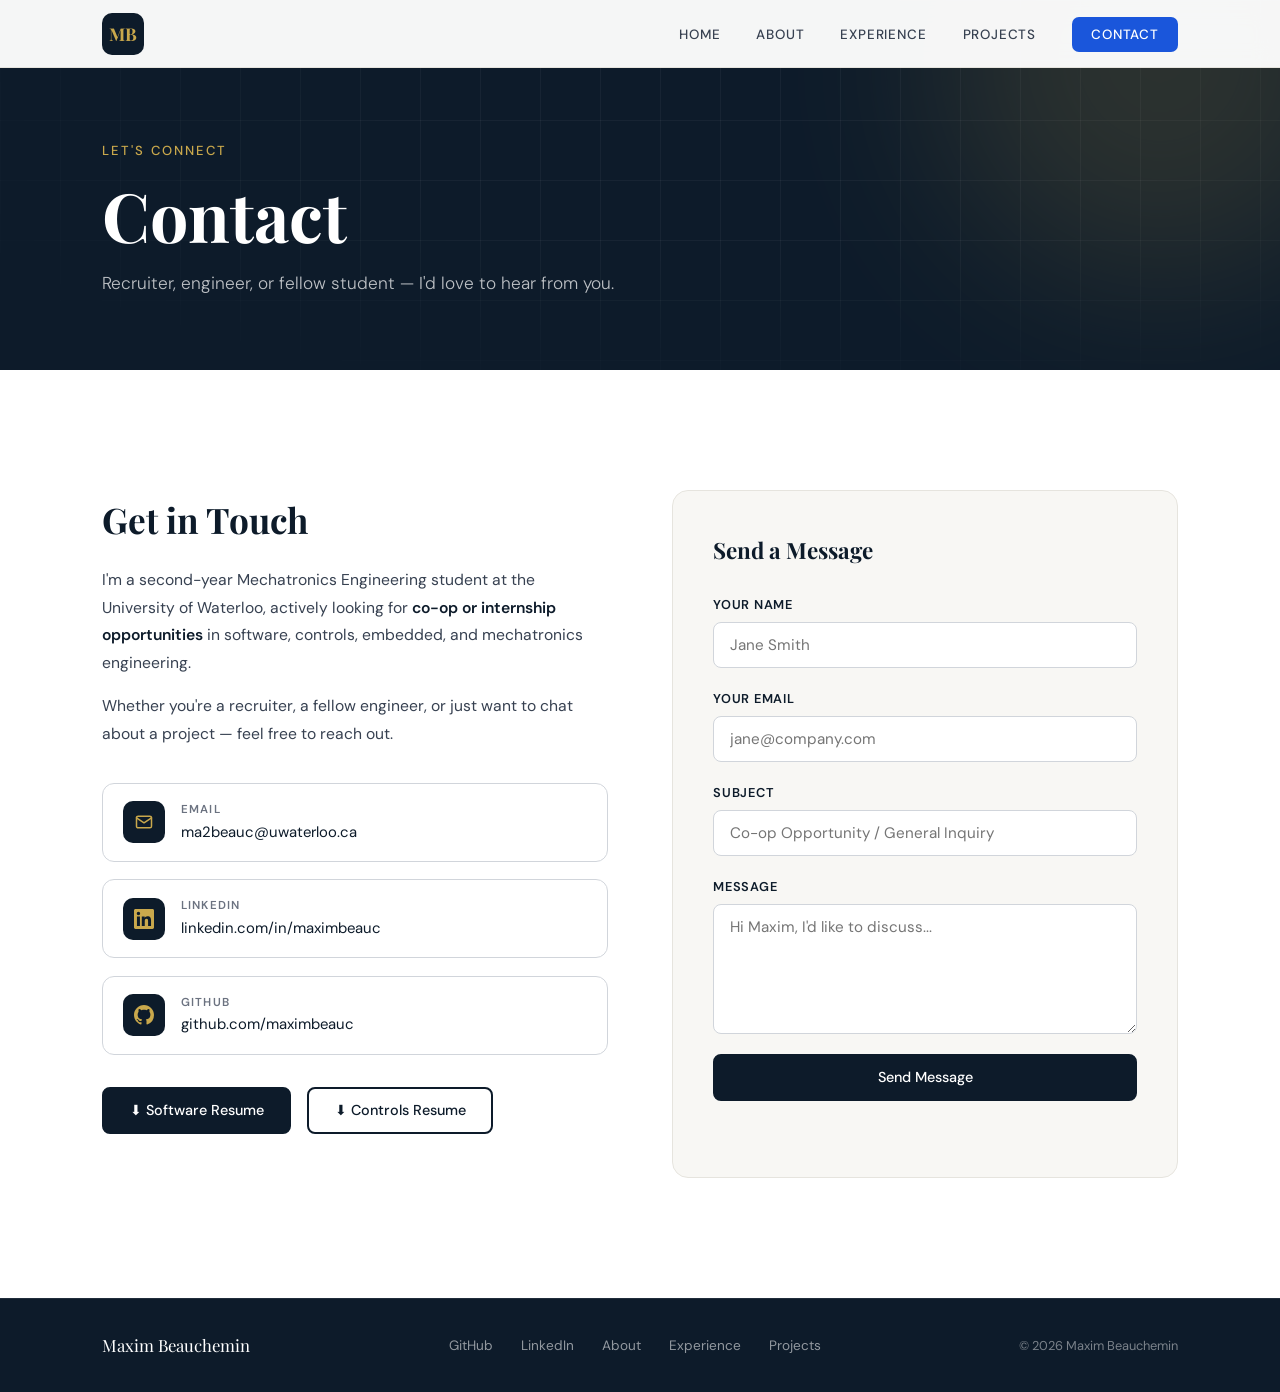
<file: contact.html>
<!DOCTYPE html>
<html lang="en">
<head>
  <meta charset="UTF-8" />
  <meta name="viewport" content="width=device-width, initial-scale=1.0"/>
  <title>Contact — Maxim Beauchemin</title>
  <meta name="description" content="Get in touch with Maxim Beauchemin about co-op and internship opportunities in software, controls, and embedded engineering." />
  <meta name="theme-color" content="#0d1b2a" />
  <meta property="og:type" content="website" />
  <meta property="og:url" content="https://maximbeauc.github.io/contact.html" />
  <meta property="og:title" content="Contact — Maxim Beauchemin" />
  <meta property="og:description" content="Get in touch with Maxim Beauchemin about co-op and internship opportunities in software, controls, and embedded engineering." />
  <meta property="og:image" content="https://maximbeauc.github.io/assets/og-image.jpg" />
  <meta name="twitter:card" content="summary_large_image" />
  <link rel="icon" href="assets/favicon.svg" type="image/svg+xml" />
  <link rel="preconnect" href="https://fonts.googleapis.com" />
  <link rel="preconnect" href="https://fonts.gstatic.com" crossorigin />
  <link href="https://fonts.googleapis.com/css2?family=Playfair+Display:wght@400;600;700&family=DM+Sans:ital,wght@0,300;0,400;0,500;0,600;1,300&family=DM+Mono:wght@400;500&display=swap" rel="stylesheet"/>
  <link rel="stylesheet" href="css/style.css?v=2" />
  <noscript><style>[data-animate] { opacity: 1; }</style></noscript>
</head>
<body>

  <a href="#main" class="skip-link">Skip to content</a>

  <nav class="navbar" id="navbar">
    <div class="nav-inner">
      <a href="index.html" class="nav-logo" aria-label="Home">MB</a>
      <ul class="nav-links" id="navLinks">
        <li><a href="index.html">Home</a></li>
        <li><a href="about.html">About</a></li>
        <li><a href="experience.html">Experience</a></li>
        <li><a href="projects.html">Projects</a></li>
        <li><a href="contact.html" class="nav-cta active">Contact</a></li>
      </ul>
      <button type="button" class="nav-toggle" id="navToggle" aria-label="Toggle menu" aria-controls="navLinks" aria-expanded="false">
        <span></span><span></span><span></span>
      </button>
    </div>
  </nav>

  <main id="main">

    <section class="page-hero">
      <div class="hero-bg">
        <div class="hero-grid"></div>
        <div class="hero-glow hero-glow-gold"></div>
      </div>
      <div class="container">
        <p class="hero-eyebrow">Let's connect</p>
        <h1 class="page-title">Contact</h1>
        <p class="page-subtitle">Recruiter, engineer, or fellow student — I'd love to hear from you.</p>
      </div>
    </section>

    <section class="section contact-section">
      <div class="container">
        <div class="contact-grid">

          <!-- LEFT: Info -->
          <div class="contact-info" data-animate>
            <h2>Get in Touch</h2>
            <p>I'm a second-year Mechatronics Engineering student at the University of Waterloo, actively looking for <strong>co-op or internship opportunities</strong> in software, controls, embedded, and mechatronics engineering.</p>
            <p>Whether you're a recruiter, a fellow engineer, or just want to chat about a project — feel free to reach out.</p>

            <div class="contact-links">
              <a href="mailto:ma2beauc@uwaterloo.ca" class="contact-link-card">
                <div class="clc-icon">
                  <svg viewBox="0 0 24 24" fill="none" stroke="currentColor" stroke-width="1.8" stroke-linecap="round" stroke-linejoin="round" aria-hidden="true"><rect x="3" y="5" width="18" height="14" rx="2"/><path d="m3 7 9 6 9-6"/></svg>
                </div>
                <div class="clc-text">
                  <span class="clc-label">Email</span>
                  <span class="clc-value">ma2beauc@uwaterloo.ca</span>
                </div>
              </a>
              <a href="https://linkedin.com/in/maximbeauc" target="_blank" rel="noopener" class="contact-link-card">
                <div class="clc-icon">
                  <svg viewBox="0 0 24 24" fill="currentColor" aria-hidden="true"><path d="M20.447 20.452h-3.554v-5.569c0-1.328-.027-3.037-1.852-3.037-1.853 0-2.136 1.445-2.136 2.939v5.667H9.351V9h3.414v1.561h.046c.477-.9 1.637-1.85 3.37-1.85 3.601 0 4.267 2.37 4.267 5.455v6.286zM5.337 7.433a2.062 2.062 0 01-2.063-2.065 2.064 2.064 0 112.063 2.065zm1.782 13.019H3.555V9h3.564v11.452zM22.225 0H1.771C.792 0 0 .774 0 1.729v20.542C0 23.227.792 24 1.771 24h20.451C23.2 24 24 23.227 24 22.271V1.729C24 .774 23.2 0 22.222 0h.003z"/></svg>
                </div>
                <div class="clc-text">
                  <span class="clc-label">LinkedIn</span>
                  <span class="clc-value">linkedin.com/in/maximbeauc</span>
                </div>
              </a>
              <a href="https://github.com/maximbeauc" target="_blank" rel="noopener" class="contact-link-card">
                <div class="clc-icon">
                  <svg viewBox="0 0 24 24" fill="currentColor" aria-hidden="true"><path d="M12 0C5.37 0 0 5.37 0 12c0 5.31 3.435 9.795 8.205 11.385.6.105.825-.255.825-.57 0-.285-.015-1.23-.015-2.235-3.015.555-3.795-.735-4.035-1.41-.135-.345-.72-1.41-1.23-1.695-.42-.225-1.02-.78-.015-.795.945-.015 1.62.87 1.845 1.23 1.08 1.815 2.805 1.305 3.495.99.105-.78.42-1.305.765-1.605-2.67-.3-5.46-1.335-5.46-5.925 0-1.305.465-2.385 1.23-3.225-.12-.3-.54-1.53.12-3.18 0 0 1.005-.315 3.3 1.23.96-.27 1.98-.405 3-.405s2.04.135 3 .405c2.295-1.56 3.3-1.23 3.3-1.23.66 1.65.24 2.88.12 3.18.765.84 1.23 1.905 1.23 3.225 0 4.605-2.805 5.625-5.475 5.925.435.375.81 1.095.81 2.22 0 1.605-.015 2.895-.015 3.3 0 .315.225.69.825.57A12.02 12.02 0 0024 12c0-6.63-5.37-12-12-12z"/></svg>
                </div>
                <div class="clc-text">
                  <span class="clc-label">GitHub</span>
                  <span class="clc-value">github.com/maximbeauc</span>
                </div>
              </a>
            </div>

            <div class="resume-buttons">
              <a href="assets/Resumes/Software_Resume.pdf" download class="btn btn-primary">⬇ Software Resume</a>
              <a href="assets/Resumes/Controls_Resume.pdf" download class="btn btn-secondary">⬇ Controls Resume</a>
            </div>
          </div>

          <!-- RIGHT: Form (Formspree) -->
          <div class="contact-form-wrap" data-animate>
            <h3>Send a Message</h3>
            <form
              class="contact-form"
              id="contactForm"
              action="https://formspree.io/f/mjgaezwn"
              method="POST"
              novalidate
            >
              <div class="form-group">
                <label for="name">Your Name</label>
                <input type="text" id="name" name="name" placeholder="Jane Smith" autocomplete="name" required />
              </div>
              <div class="form-group">
                <label for="email">Your Email</label>
                <input type="email" id="email" name="email" placeholder="jane@company.com" autocomplete="email" required />
              </div>
              <div class="form-group">
                <label for="subject">Subject</label>
                <input type="text" id="subject" name="subject" placeholder="Co-op Opportunity / General Inquiry" />
              </div>
              <div class="form-group">
                <label for="message">Message</label>
                <textarea id="message" name="message" rows="5" placeholder="Hi Maxim, I'd like to discuss..." required></textarea>
              </div>
              <button type="submit" class="btn btn-primary btn-full" id="submitBtn">Send Message</button>
              <p class="form-note" id="formNote" role="status" aria-live="polite"></p>
            </form>
          </div>

        </div>
      </div>
    </section>

  </main>

  <footer class="footer">
    <div class="container footer-inner">
      <span class="footer-name">Maxim Beauchemin</span>
      <div class="footer-links">
        <a href="https://github.com/maximbeauc" target="_blank" rel="noopener">GitHub</a>
        <a href="https://linkedin.com/in/maximbeauc" target="_blank" rel="noopener">LinkedIn</a>
        <a href="about.html">About</a>
        <a href="experience.html">Experience</a>
        <a href="projects.html">Projects</a>
      </div>
      <span class="footer-copy">© <span id="year">2026</span> Maxim Beauchemin</span>
    </div>
  </footer>

  <script src="js/main.js?v=2"></script>
</body>
</html>
</file>
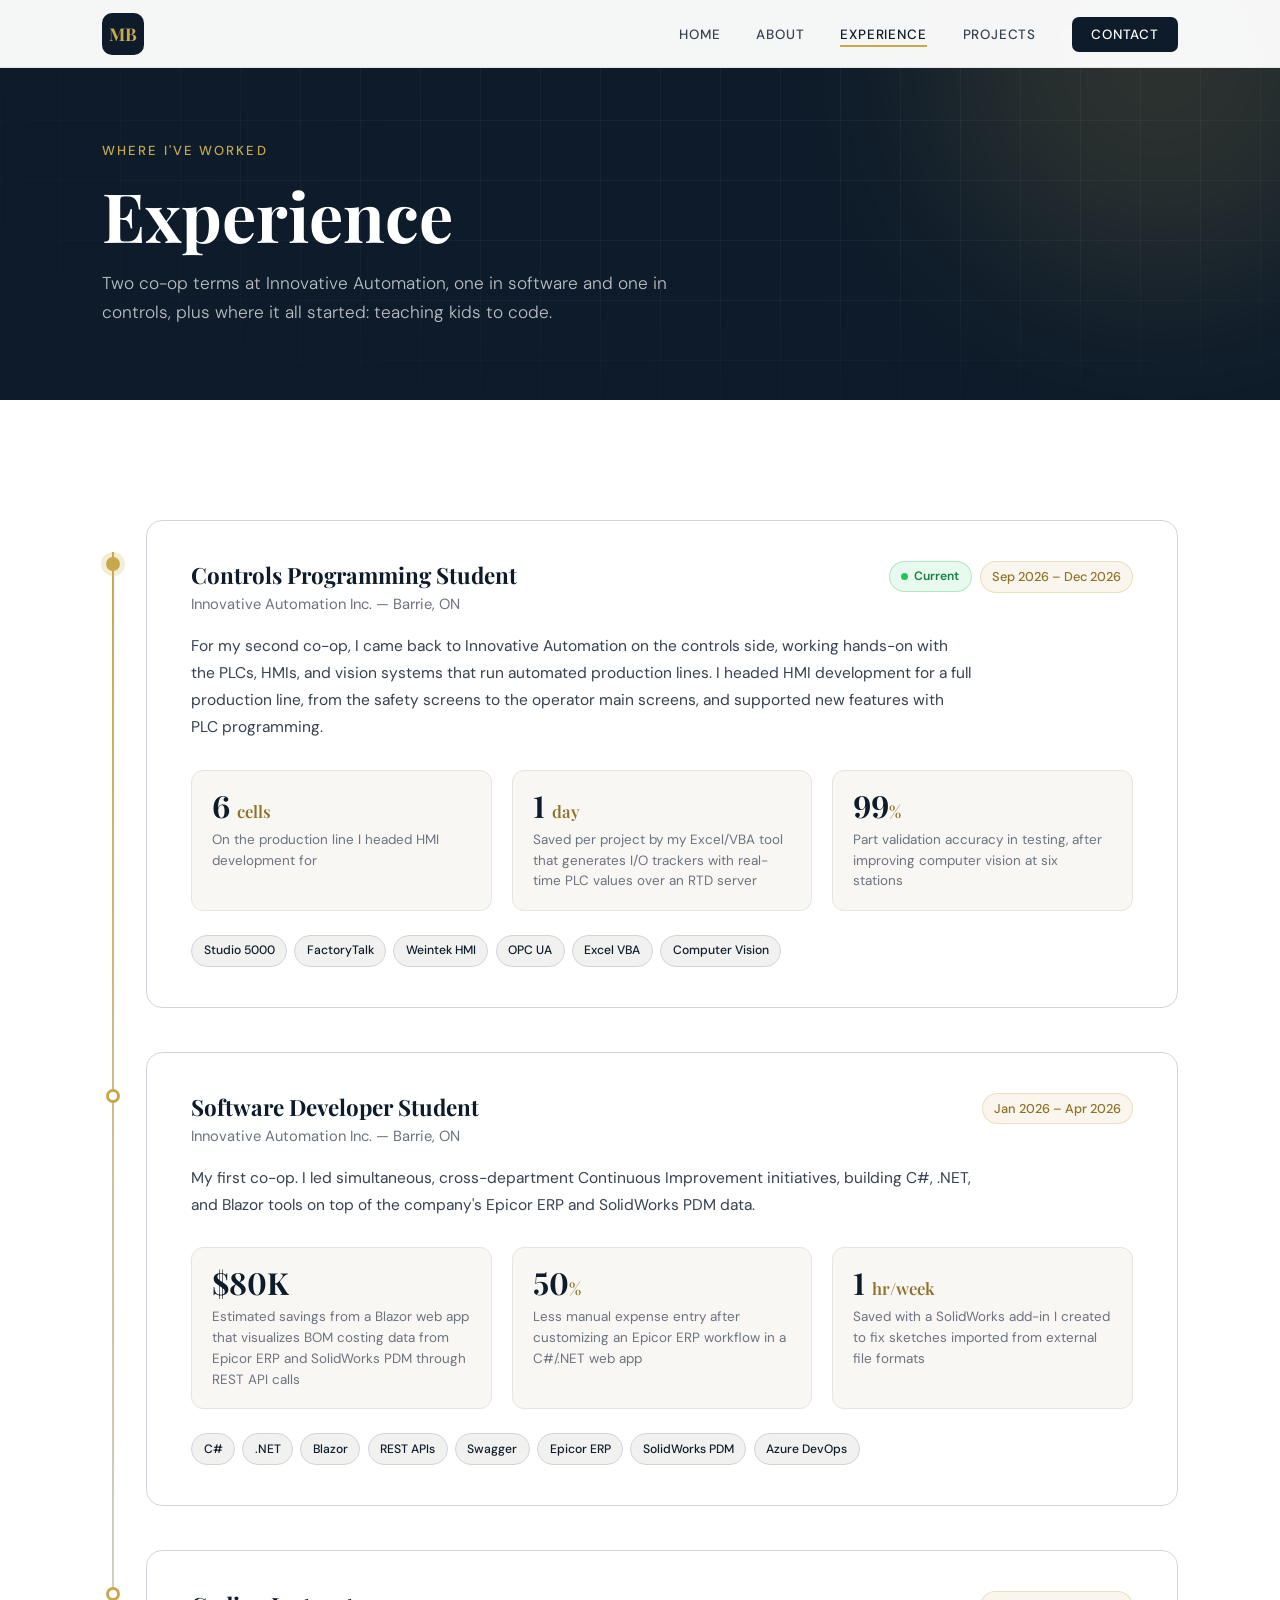
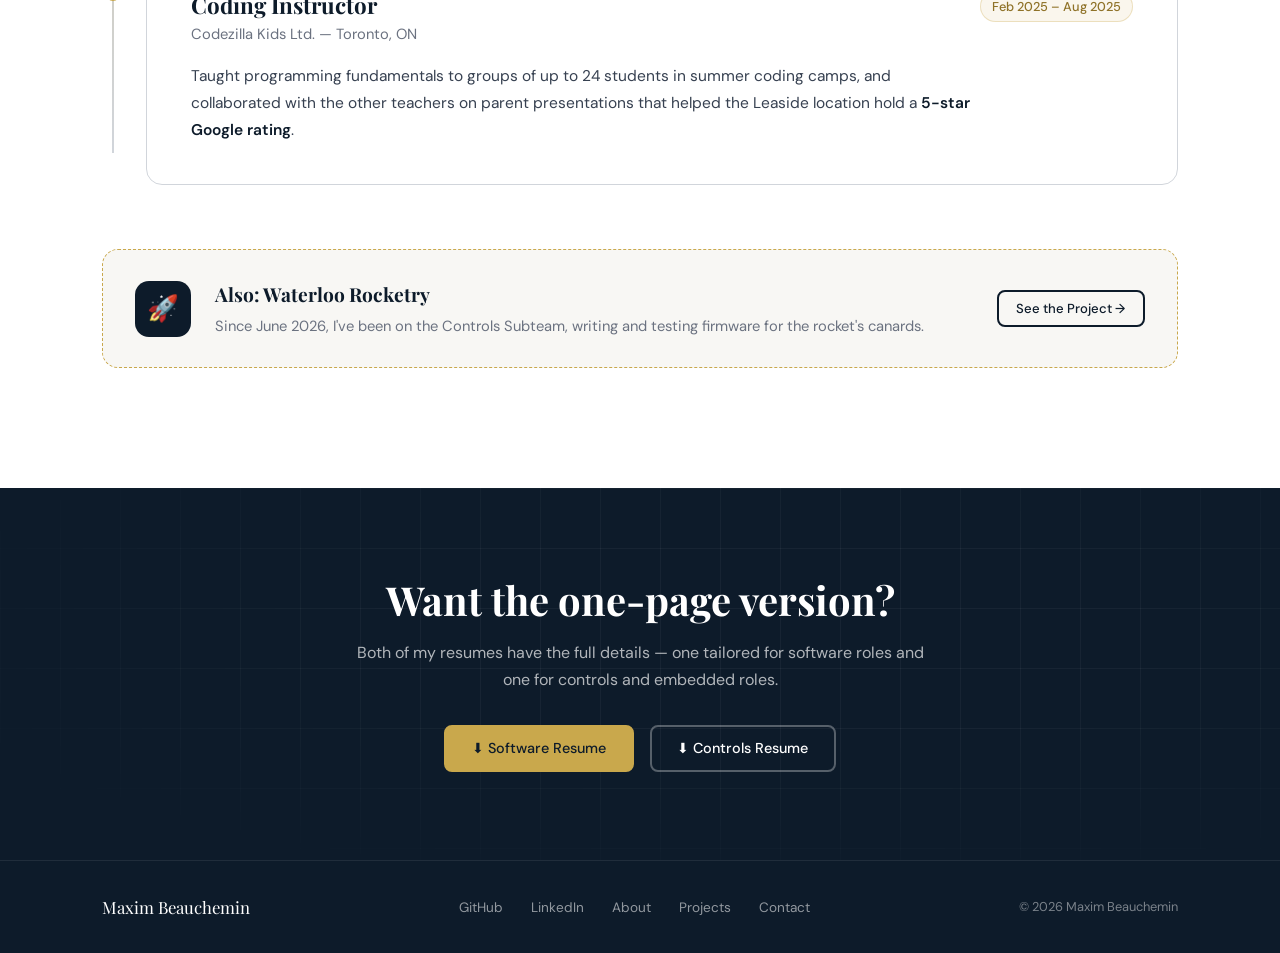
<file: experience.html>
<!DOCTYPE html>
<html lang="en">
<head>
  <meta charset="UTF-8" />
  <meta name="viewport" content="width=device-width, initial-scale=1.0"/>
  <title>Experience — Maxim Beauchemin</title>
  <meta name="description" content="Maxim Beauchemin's co-op experience in controls programming and software development at Innovative Automation, plus teaching at Codezilla." />
  <meta name="theme-color" content="#0d1b2a" />
  <meta property="og:type" content="website" />
  <meta property="og:url" content="https://maximbeauc.github.io/experience.html" />
  <meta property="og:title" content="Experience — Maxim Beauchemin" />
  <meta property="og:description" content="Maxim Beauchemin's co-op experience in controls programming and software development at Innovative Automation, plus teaching at Codezilla." />
  <meta property="og:image" content="https://maximbeauc.github.io/assets/og-image.jpg" />
  <meta name="twitter:card" content="summary_large_image" />
  <link rel="icon" href="assets/favicon.svg" type="image/svg+xml" />
  <link rel="preconnect" href="https://fonts.googleapis.com" />
  <link rel="preconnect" href="https://fonts.gstatic.com" crossorigin />
  <link href="https://fonts.googleapis.com/css2?family=Playfair+Display:wght@400;600;700&family=DM+Sans:ital,wght@0,300;0,400;0,500;0,600;1,300&family=DM+Mono:wght@400;500&display=swap" rel="stylesheet"/>
  <link rel="stylesheet" href="css/style.css?v=2" />
  <noscript><style>[data-animate] { opacity: 1; }</style></noscript>
</head>
<body>

  <a href="#main" class="skip-link">Skip to content</a>

  <nav class="navbar" id="navbar">
    <div class="nav-inner">
      <a href="index.html" class="nav-logo" aria-label="Home">MB</a>
      <ul class="nav-links" id="navLinks">
        <li><a href="index.html">Home</a></li>
        <li><a href="about.html">About</a></li>
        <li><a href="experience.html" class="active">Experience</a></li>
        <li><a href="projects.html">Projects</a></li>
        <li><a href="contact.html" class="nav-cta">Contact</a></li>
      </ul>
      <button type="button" class="nav-toggle" id="navToggle" aria-label="Toggle menu" aria-controls="navLinks" aria-expanded="false">
        <span></span><span></span><span></span>
      </button>
    </div>
  </nav>

  <main id="main">

    <section class="page-hero">
      <div class="hero-bg">
        <div class="hero-grid"></div>
        <div class="hero-glow hero-glow-gold"></div>
      </div>
      <div class="container">
        <p class="hero-eyebrow">Where I've worked</p>
        <h1 class="page-title">Experience</h1>
        <p class="page-subtitle">Two co-op terms at Innovative Automation, one in software and one in controls, plus where it all started: teaching kids to code.</p>
      </div>
    </section>

    <section class="section">
      <div class="container">
        <div class="timeline">

          <!-- CONTROLS CO-OP -->
          <div class="tl-item current" id="controls">
            <span class="tl-dot"></span>
            <article class="exp-card" data-animate>
              <div class="exp-header">
                <div>
                  <h3>Controls Programming Student</h3>
                  <p class="exp-company">Innovative Automation Inc. — Barrie, ON</p>
                </div>
                <div class="exp-badges">
                  <span class="badge-current">Current</span>
                  <span class="exp-date">Sep 2026 – Dec 2026</span>
                </div>
              </div>
              <p class="exp-summary">For my second co-op, I came back to Innovative Automation on the controls side, working hands-on with the PLCs, HMIs, and vision systems that run automated production lines. I headed HMI development for a full production line, from the safety screens to the operator main screens, and supported new features with PLC programming.</p>
              <div class="impact-grid">
                <div class="impact">
                  <span class="impact-num">6 <small>cells</small></span>
                  <p class="impact-label">On the production line I headed HMI development for</p>
                </div>
                <div class="impact">
                  <span class="impact-num">1 <small>day</small></span>
                  <p class="impact-label">Saved per project by my Excel/VBA tool that generates I/O trackers with real-time PLC values over an RTD server</p>
                </div>
                <div class="impact">
                  <span class="impact-num">99<small>%</small></span>
                  <p class="impact-label">Part validation accuracy in testing, after improving computer vision at six stations</p>
                </div>
              </div>
              <div class="exp-tags">
                <span class="tag">Studio 5000</span><span class="tag">FactoryTalk</span><span class="tag">Weintek HMI</span><span class="tag">OPC UA</span><span class="tag">Excel VBA</span><span class="tag">Computer Vision</span>
              </div>
            </article>
          </div>

          <!-- SOFTWARE CO-OP -->
          <div class="tl-item" id="software">
            <span class="tl-dot"></span>
            <article class="exp-card" data-animate>
              <div class="exp-header">
                <div>
                  <h3>Software Developer Student</h3>
                  <p class="exp-company">Innovative Automation Inc. — Barrie, ON</p>
                </div>
                <div class="exp-badges">
                  <span class="exp-date">Jan 2026 – Apr 2026</span>
                </div>
              </div>
              <p class="exp-summary">My first co-op. I led simultaneous, cross-department Continuous Improvement initiatives, building C#, .NET, and Blazor tools on top of the company's Epicor ERP and SolidWorks PDM data.</p>
              <div class="impact-grid">
                <div class="impact">
                  <span class="impact-num">$80K</span>
                  <p class="impact-label">Estimated savings from a Blazor web app that visualizes BOM costing data from Epicor ERP and SolidWorks PDM through REST API calls</p>
                </div>
                <div class="impact">
                  <span class="impact-num">50<small>%</small></span>
                  <p class="impact-label">Less manual expense entry after customizing an Epicor ERP workflow in a C#/.NET web app</p>
                </div>
                <div class="impact">
                  <span class="impact-num">1 <small>hr/week</small></span>
                  <p class="impact-label">Saved with a SolidWorks add-in I created to fix sketches imported from external file formats</p>
                </div>
              </div>
              <div class="exp-tags">
                <span class="tag">C#</span><span class="tag">.NET</span><span class="tag">Blazor</span><span class="tag">REST APIs</span><span class="tag">Swagger</span><span class="tag">Epicor ERP</span><span class="tag">SolidWorks PDM</span><span class="tag">Azure DevOps</span>
              </div>
            </article>
          </div>

          <!-- CODEZILLA -->
          <div class="tl-item" id="codezilla">
            <span class="tl-dot"></span>
            <article class="exp-card" data-animate>
              <div class="exp-header">
                <div>
                  <h3>Coding Instructor</h3>
                  <p class="exp-company">Codezilla Kids Ltd. — Toronto, ON</p>
                </div>
                <div class="exp-badges">
                  <span class="exp-date">Feb 2025 – Aug 2025</span>
                </div>
              </div>
              <p class="exp-summary">Taught programming fundamentals to groups of up to 24 students in summer coding camps, and collaborated with the other teachers on parent presentations that helped the Leaside location hold a <strong>5-star Google rating</strong>.</p>
            </article>
          </div>

        </div>

        <!-- ALSO: ROCKETRY -->
        <div class="also-card" data-animate>
          <div class="also-icon">🚀</div>
          <div class="also-text">
            <h3>Also: Waterloo Rocketry</h3>
            <p>Since June 2026, I've been on the Controls Subteam, writing and testing firmware for the rocket's canards.</p>
          </div>
          <a href="projects.html#rocketry" class="btn btn-secondary btn-sm">See the Project →</a>
        </div>
      </div>
    </section>

    <section class="cta-strip">
      <div class="hero-bg"><div class="hero-grid"></div></div>
      <div class="container">
        <h2>Want the one-page version?</h2>
        <p>Both of my resumes have the full details — one tailored for software roles and one for controls and embedded roles.</p>
        <div class="cta-actions">
          <a href="assets/Resumes/Software_Resume.pdf" download class="btn btn-gold">⬇ Software Resume</a>
          <a href="assets/Resumes/Controls_Resume.pdf" download class="btn btn-ghost">⬇ Controls Resume</a>
        </div>
      </div>
    </section>

  </main>

  <footer class="footer">
    <div class="container footer-inner">
      <span class="footer-name">Maxim Beauchemin</span>
      <div class="footer-links">
        <a href="https://github.com/maximbeauc" target="_blank" rel="noopener">GitHub</a>
        <a href="https://linkedin.com/in/maximbeauc" target="_blank" rel="noopener">LinkedIn</a>
        <a href="about.html">About</a>
        <a href="projects.html">Projects</a>
        <a href="contact.html">Contact</a>
      </div>
      <span class="footer-copy">© <span id="year">2026</span> Maxim Beauchemin</span>
    </div>
  </footer>

  <script src="js/main.js?v=2"></script>
</body>
</html>
</file>
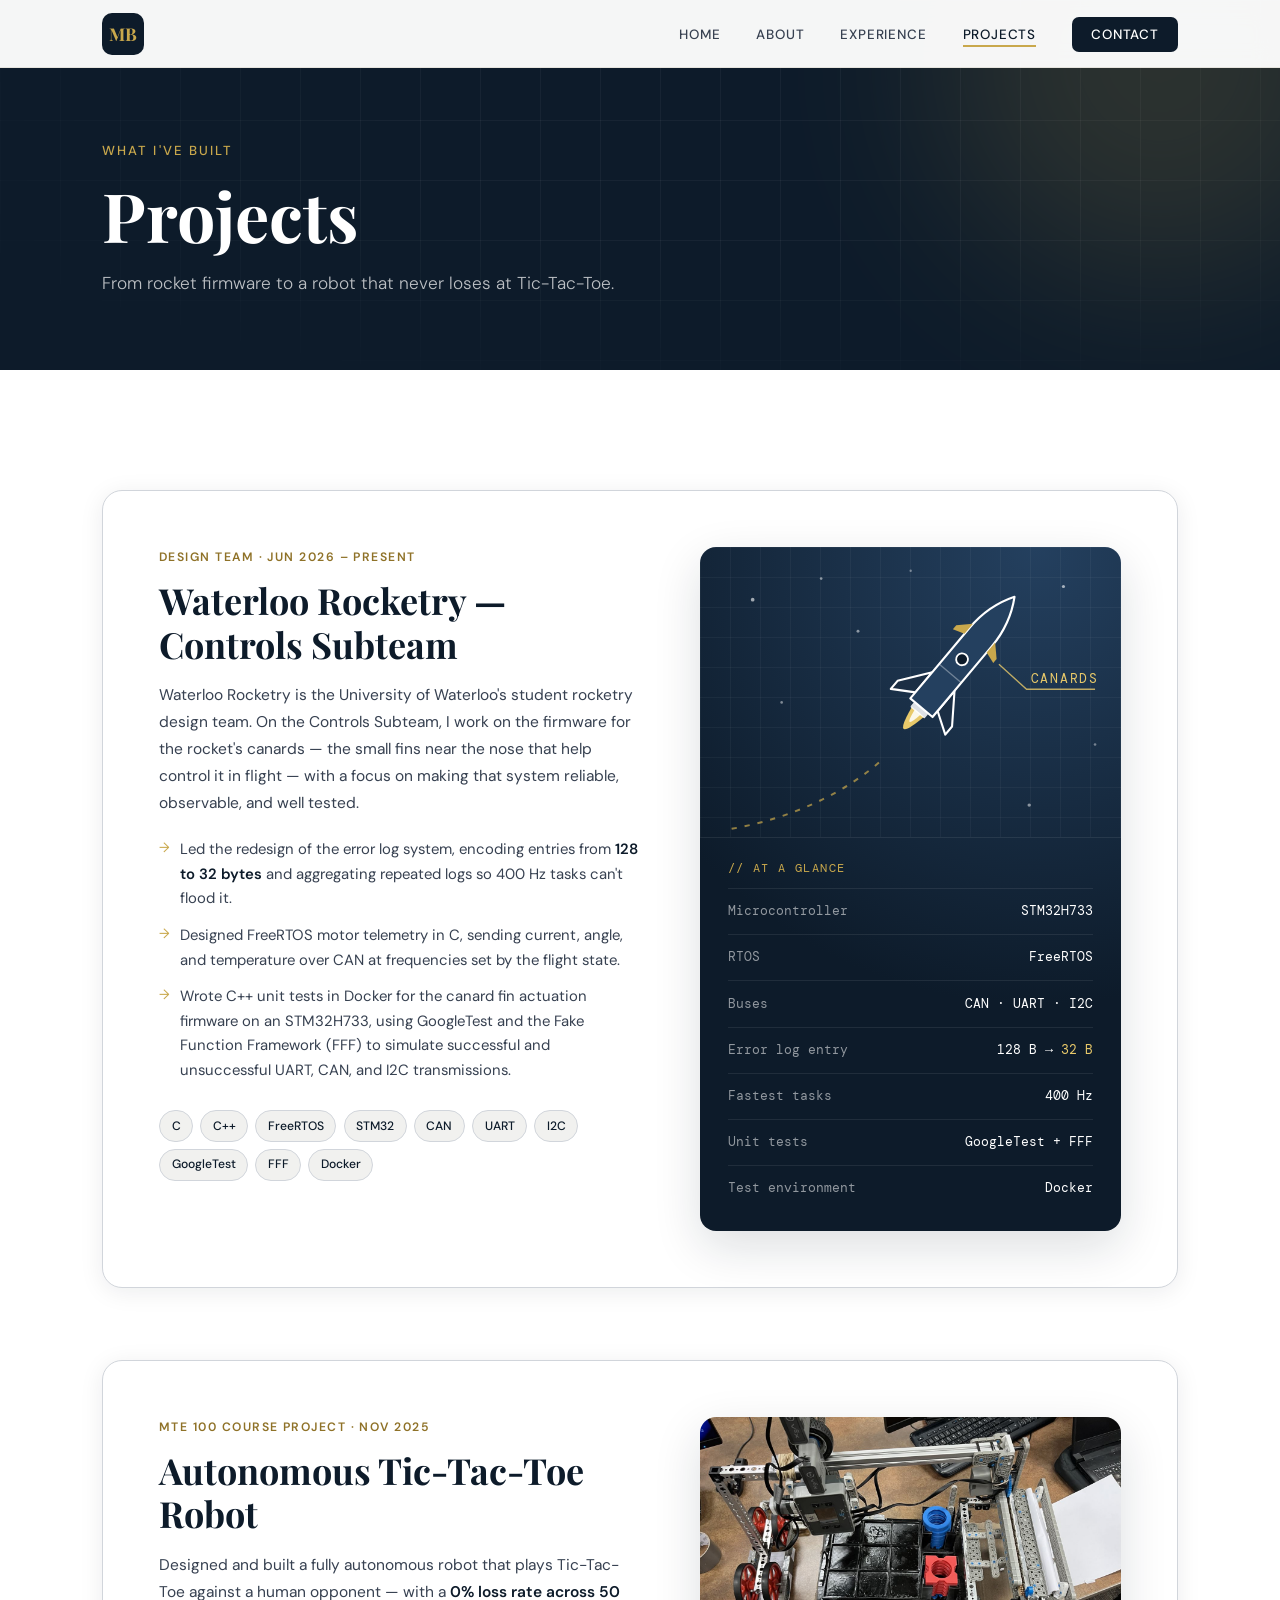
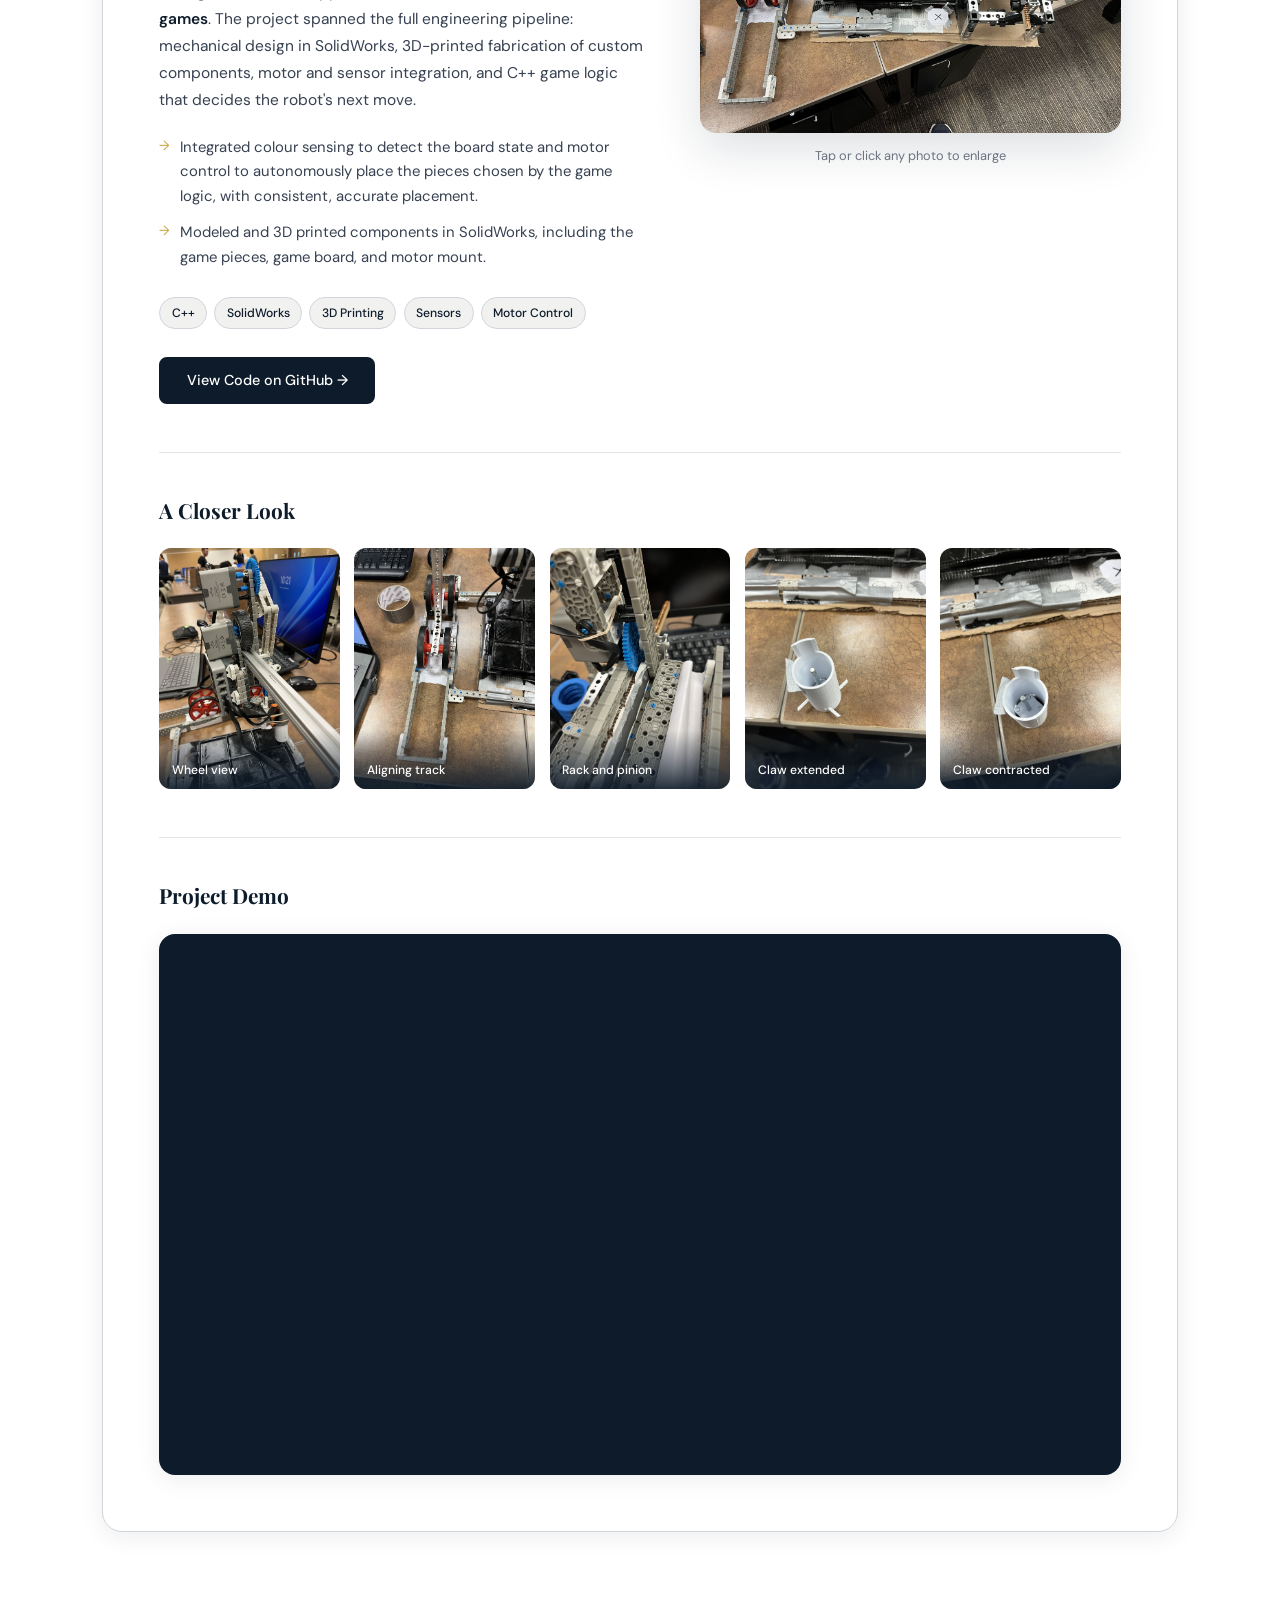
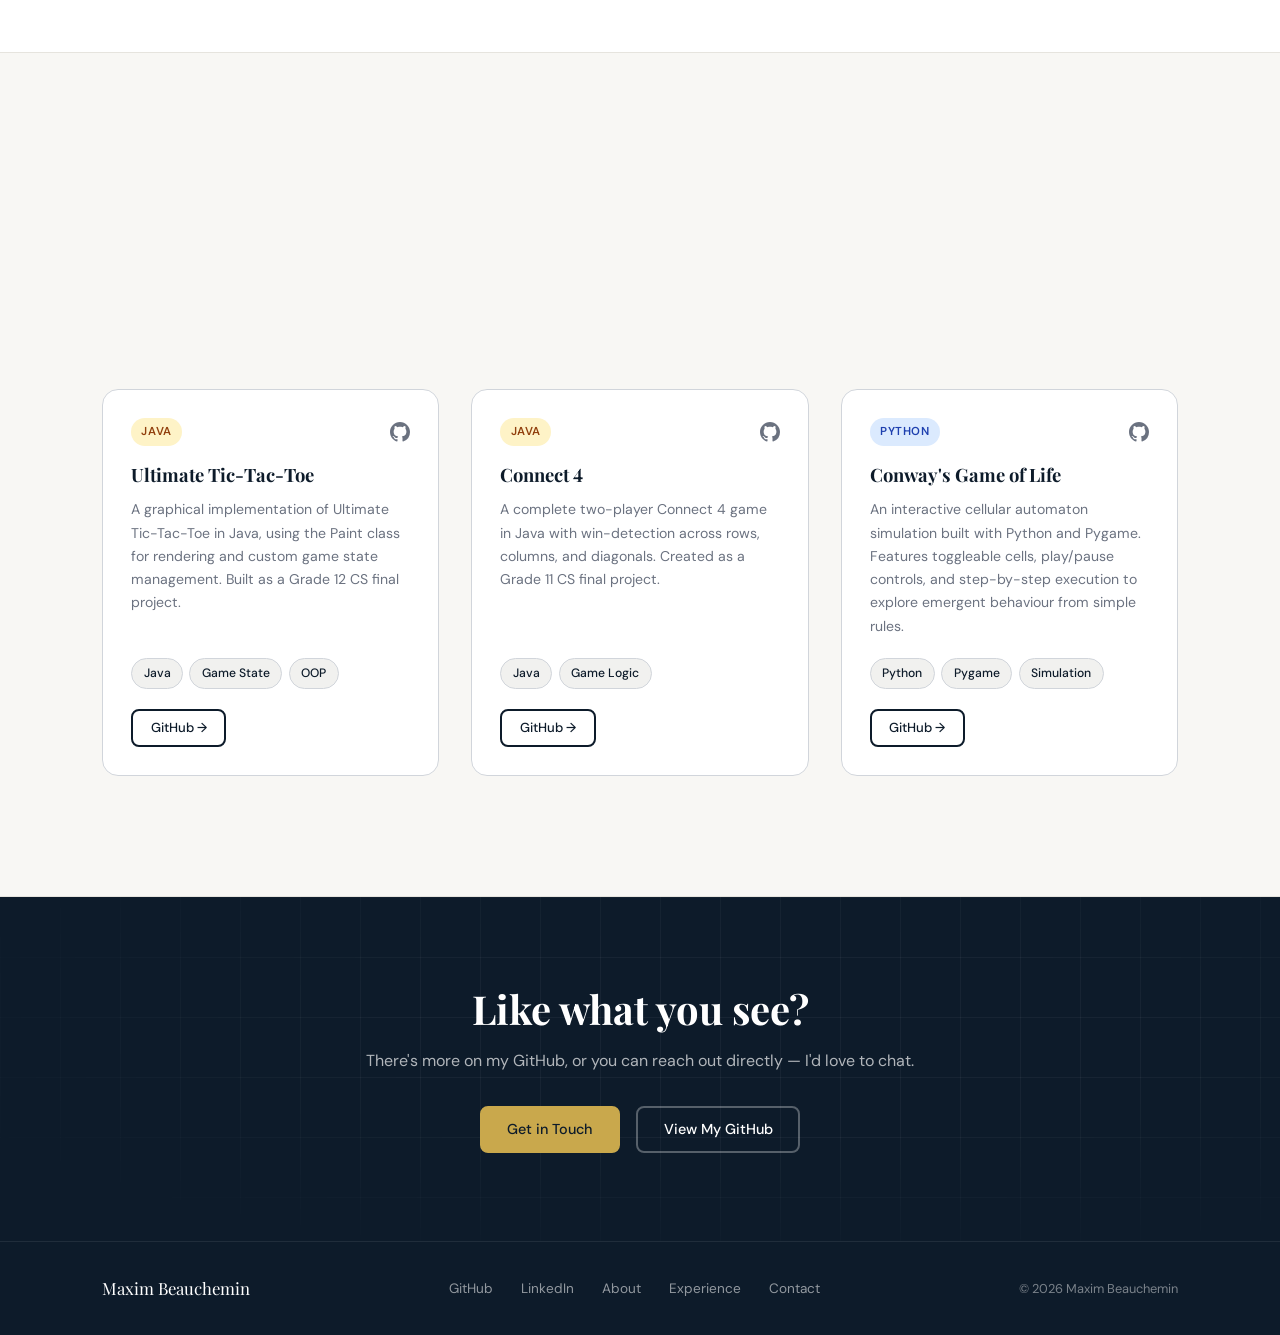
<file: projects.html>
<!DOCTYPE html>
<html lang="en">
<head>
  <meta charset="UTF-8" />
  <meta name="viewport" content="width=device-width, initial-scale=1.0"/>
  <title>Projects — Maxim Beauchemin</title>
  <meta name="description" content="Projects by Maxim Beauchemin, from Waterloo Rocketry firmware to an autonomous Tic-Tac-Toe robot." />
  <meta name="theme-color" content="#0d1b2a" />
  <meta property="og:type" content="website" />
  <meta property="og:url" content="https://maximbeauc.github.io/projects.html" />
  <meta property="og:title" content="Projects — Maxim Beauchemin" />
  <meta property="og:description" content="Projects by Maxim Beauchemin, from Waterloo Rocketry firmware to an autonomous Tic-Tac-Toe robot." />
  <meta property="og:image" content="https://maximbeauc.github.io/assets/og-image.jpg" />
  <meta name="twitter:card" content="summary_large_image" />
  <link rel="icon" href="assets/favicon.svg" type="image/svg+xml" />
  <link rel="preconnect" href="https://fonts.googleapis.com" />
  <link rel="preconnect" href="https://fonts.gstatic.com" crossorigin />
  <link href="https://fonts.googleapis.com/css2?family=Playfair+Display:wght@400;600;700&family=DM+Sans:ital,wght@0,300;0,400;0,500;0,600;1,300&family=DM+Mono:wght@400;500&display=swap" rel="stylesheet"/>
  <link rel="stylesheet" href="css/style.css?v=2" />
  <noscript><style>[data-animate] { opacity: 1; }</style></noscript>
</head>
<body>

  <a href="#main" class="skip-link">Skip to content</a>

  <nav class="navbar" id="navbar">
    <div class="nav-inner">
      <a href="index.html" class="nav-logo" aria-label="Home">MB</a>
      <ul class="nav-links" id="navLinks">
        <li><a href="index.html">Home</a></li>
        <li><a href="about.html">About</a></li>
        <li><a href="experience.html">Experience</a></li>
        <li><a href="projects.html" class="active">Projects</a></li>
        <li><a href="contact.html" class="nav-cta">Contact</a></li>
      </ul>
      <button type="button" class="nav-toggle" id="navToggle" aria-label="Toggle menu" aria-controls="navLinks" aria-expanded="false">
        <span></span><span></span><span></span>
      </button>
    </div>
  </nav>

  <main id="main">

    <section class="page-hero">
      <div class="hero-bg">
        <div class="hero-grid"></div>
        <div class="hero-glow hero-glow-gold"></div>
      </div>
      <div class="container">
        <p class="hero-eyebrow">What I've built</p>
        <h1 class="page-title">Projects</h1>
        <p class="page-subtitle">From rocket firmware to a robot that never loses at Tic-Tac-Toe.</p>
      </div>
    </section>

    <section class="section projects-section">
      <div class="container">

        <!-- WATERLOO ROCKETRY -->
        <article class="project-block" id="rocketry">
          <div class="pf-header" data-animate>
            <p class="pf-label">Design Team · Jun 2026 – Present</p>
            <h2>Waterloo Rocketry — Controls Subteam</h2>
            <p class="pf-desc">Waterloo Rocketry is the University of Waterloo's student rocketry design team. On the Controls Subteam, I work on the firmware for the rocket's canards — the small fins near the nose that help control it in flight — with a focus on making that system reliable, observable, and well tested.</p>
            <ul class="pf-bullets">
              <li>Led the redesign of the error log system, encoding entries from <strong>128 to 32 bytes</strong> and aggregating repeated logs so 400 Hz tasks can't flood it.</li>
              <li>Designed FreeRTOS motor telemetry in C, sending current, angle, and temperature over CAN at frequencies set by the flight state.</li>
              <li>Wrote C++ unit tests in Docker for the canard fin actuation firmware on an STM32H733, using GoogleTest and the Fake Function Framework (FFF) to simulate successful and unsuccessful UART, CAN, and I2C transmissions.</li>
            </ul>
            <div class="tags pf-tags">
              <span class="tag">C</span>
              <span class="tag">C++</span>
              <span class="tag">FreeRTOS</span>
              <span class="tag">STM32</span>
              <span class="tag">CAN</span>
              <span class="tag">UART</span>
              <span class="tag">I2C</span>
              <span class="tag">GoogleTest</span>
              <span class="tag">FFF</span>
              <span class="tag">Docker</span>
            </div>
          </div>

          <div class="spec-panel" data-animate>
            <div class="spec-art">
              <svg class="rocket-svg" viewBox="0 0 320 220" aria-hidden="true">
                <g fill="#ffffff">
                  <circle cx="40" cy="40" r="1.4" opacity="0.6"/><circle cx="92" cy="24" r="1" opacity="0.5"/>
                  <circle cx="276" cy="30" r="1.2" opacity="0.6"/><circle cx="300" cy="150" r="1" opacity="0.4"/>
                  <circle cx="62" cy="118" r="1" opacity="0.45"/><circle cx="250" cy="196" r="1.3" opacity="0.5"/>
                  <circle cx="120" cy="64" r="1.1" opacity="0.5"/><circle cx="160" cy="18" r="0.9" opacity="0.4"/>
                </g>
                <path d="M24 214 C 70 206, 112 186, 140 160" fill="none" stroke="#c9a84c" stroke-width="1.5" stroke-dasharray="4 6" opacity="0.7"/>
                <g transform="translate(190 96) rotate(40)">
                  <path d="M-6 38 Q0 72 6 38 Z" fill="#e8c96a"/>
                  <path d="M-3 38 Q0 58 3 38 Z" fill="#ffffff" opacity="0.85"/>
                  <path d="M-11 8 L-27 30 L-27 38 L-11 28 Z" fill="#1b2e44" stroke="#ffffff" stroke-width="1.6" stroke-linejoin="round"/>
                  <path d="M11 8 L27 30 L27 38 L11 28 Z" fill="#1b2e44" stroke="#ffffff" stroke-width="1.6" stroke-linejoin="round"/>
                  <path d="M-11 34 L-11 -36 Q-11 -58 0 -76 Q11 -58 11 -36 L11 34 Z" fill="#24405f" stroke="#ffffff" stroke-width="1.6" stroke-linejoin="round"/>
                  <line x1="-11" y1="0" x2="11" y2="0" stroke="#ffffff" stroke-width="1" opacity="0.35"/>
                  <rect x="-7" y="34" width="14" height="5" rx="1" fill="#ffffff" opacity="0.85"/>
                  <circle cx="0" cy="-14" r="4.5" fill="#0d1b2a" stroke="#ffffff" stroke-width="1.4"/>
                  <path d="M-11 -40 L-20 -31 L-20 -27 L-11 -30 Z" fill="#c9a84c"/>
                  <path d="M11 -40 L20 -31 L20 -27 L11 -30 Z" fill="#c9a84c"/>
                </g>
                <polyline points="227,89 248,108 300,108" fill="none" stroke="#e8c96a" stroke-width="1" opacity="0.8"/>
                <text x="251" y="103" class="rocket-label">CANARDS</text>
              </svg>
            </div>
            <div class="spec-rows">
              <p class="spec-title">// At a glance</p>
              <div class="spec-row"><span class="spec-key">Microcontroller</span><span class="spec-val">STM32H733</span></div>
              <div class="spec-row"><span class="spec-key">RTOS</span><span class="spec-val">FreeRTOS</span></div>
              <div class="spec-row"><span class="spec-key">Buses</span><span class="spec-val">CAN · UART · I2C</span></div>
              <div class="spec-row"><span class="spec-key">Error log entry</span><span class="spec-val">128 B → <em>32 B</em></span></div>
              <div class="spec-row"><span class="spec-key">Fastest tasks</span><span class="spec-val">400 Hz</span></div>
              <div class="spec-row"><span class="spec-key">Unit tests</span><span class="spec-val">GoogleTest + FFF</span></div>
              <div class="spec-row"><span class="spec-key">Test environment</span><span class="spec-val">Docker</span></div>
            </div>
          </div>
        </article>

        <!-- MTE 100 ROBOT -->
        <article class="project-block" id="mte100">
          <div class="pf-header" data-animate>
            <p class="pf-label">MTE 100 Course Project · Nov 2025</p>
            <h2>Autonomous Tic-Tac-Toe Robot</h2>
            <p class="pf-desc">Designed and built a fully autonomous robot that plays Tic-Tac-Toe against a human opponent — with a <strong>0% loss rate across 50 games</strong>. The project spanned the full engineering pipeline: mechanical design in SolidWorks, 3D-printed fabrication of custom components, motor and sensor integration, and C++ game logic that decides the robot's next move.</p>
            <ul class="pf-bullets">
              <li>Integrated colour sensing to detect the board state and motor control to autonomously place the pieces chosen by the game logic, with consistent, accurate placement.</li>
              <li>Modeled and 3D printed components in SolidWorks, including the game pieces, game board, and motor mount.</li>
            </ul>
            <div class="tags pf-tags">
              <span class="tag">C++</span>
              <span class="tag">SolidWorks</span>
              <span class="tag">3D Printing</span>
              <span class="tag">Sensors</span>
              <span class="tag">Motor Control</span>
            </div>
            <a href="https://github.com/maximbeauc/Autonomous-Tic-Tac-Toe-Robot-Logic" target="_blank" rel="noopener" class="btn btn-primary">View Code on GitHub →</a>
          </div>

          <div data-animate>
            <a href="assets/RobotProject/TopFrontView.jpeg" class="pf-photo" data-lightbox data-caption="Top-front view of the full robot, game board, and pieces">
              <img src="assets/RobotProject/TopFrontView.jpeg" alt="Top-front view of the robot: a gantry over the black game board, with red and blue game pieces and a piece dispenser" width="1400" height="1050" />
            </a>
            <p class="photo-hint">Tap or click any photo to enlarge</p>
          </div>

          <div class="pf-extra" data-animate>
            <h3>A Closer Look</h3>
            <div class="gallery">
              <a href="assets/RobotProject/WheelView.jpeg" class="gallery-item" data-lightbox data-caption="Wheel view — the carriage riding along the gantry rail">
                <img src="assets/RobotProject/WheelView.jpeg" alt="Carriage with two motors and a wheel riding on the gantry's aluminum rail" width="1050" height="1400" loading="lazy" />
                <span class="gi-caption">Wheel view</span>
              </a>
              <a href="assets/RobotProject/AligningTrack.jpeg" class="gallery-item" data-lightbox data-caption="Aligning track for the gantry's wheels">
                <img src="assets/RobotProject/AligningTrack.jpeg" alt="Track with red wheels running alongside the game board" width="1050" height="1400" loading="lazy" />
                <span class="gi-caption">Aligning track</span>
              </a>
              <a href="assets/RobotProject/RackAndPinion.jpeg" class="gallery-item" data-lightbox data-caption="Rack-and-pinion drive">
                <img src="assets/RobotProject/RackAndPinion.jpeg" alt="Close-up of a blue pinion gear meshing with a rack" width="1050" height="1400" loading="lazy" />
                <span class="gi-caption">Rack and pinion</span>
              </a>
              <a href="assets/RobotProject/ClawExtended.jpeg" class="gallery-item" data-lightbox data-caption="Claw, extended">
                <img src="assets/RobotProject/ClawExtended.jpeg" alt="The robot's cylindrical claw with its prongs extended" width="1050" height="1400" loading="lazy" />
                <span class="gi-caption">Claw extended</span>
              </a>
              <a href="assets/RobotProject/ClawContracted.jpeg" class="gallery-item" data-lightbox data-caption="Claw, contracted">
                <img src="assets/RobotProject/ClawContracted.jpeg" alt="The robot's cylindrical claw with its prongs pulled in" width="1050" height="1400" loading="lazy" />
                <span class="gi-caption">Claw contracted</span>
              </a>
            </div>
          </div>

          <div class="pf-extra" data-animate>
            <h3>Project Demo</h3>
            <div class="video-container">
              <iframe
                class="project-video"
                src="https://www.youtube.com/embed/DEFRh5HGYi0"
                title="Autonomous Tic-Tac-Toe Robot demo"
                loading="lazy"
                allow="accelerometer; clipboard-write; encrypted-media; gyroscope; picture-in-picture"
                referrerpolicy="strict-origin-when-cross-origin"
                allowfullscreen>
              </iframe>
            </div>
          </div>
        </article>

      </div>
    </section>

    <!-- GITHUB PROJECTS -->
    <section class="section section-alt">
      <div class="container">
        <div class="section-head-row" data-animate>
          <div class="section-head">
            <p class="section-label">More on GitHub</p>
            <h2 class="section-title">Where it started</h2>
            <p class="section-intro">The games and simulations I built while learning to code in high school and early university.</p>
          </div>
          <a href="https://github.com/maximbeauc" target="_blank" rel="noopener" class="btn btn-secondary btn-sm">View All on GitHub</a>
        </div>

        <div class="projects-grid">

          <div class="project-card" data-animate>
            <div class="pc-top">
              <div class="pc-lang java">Java</div>
              <a href="https://github.com/maximbeauc/Ultimate-Tic-Tac-Toe" target="_blank" rel="noopener" class="pc-github-link" aria-label="Ultimate Tic-Tac-Toe on GitHub">
                <svg viewBox="0 0 24 24" fill="currentColor" aria-hidden="true"><path d="M12 0C5.37 0 0 5.37 0 12c0 5.31 3.435 9.795 8.205 11.385.6.105.825-.255.825-.57 0-.285-.015-1.23-.015-2.235-3.015.555-3.795-.735-4.035-1.41-.135-.345-.72-1.41-1.23-1.695-.42-.225-1.02-.78-.015-.795.945-.015 1.62.87 1.845 1.23 1.08 1.815 2.805 1.305 3.495.99.105-.78.42-1.305.765-1.605-2.67-.3-5.46-1.335-5.46-5.925 0-1.305.465-2.385 1.23-3.225-.12-.3-.54-1.53.12-3.18 0 0 1.005-.315 3.3 1.23.96-.27 1.98-.405 3-.405s2.04.135 3 .405c2.295-1.56 3.3-1.23 3.3-1.23.66 1.65.24 2.88.12 3.18.765.84 1.23 1.905 1.23 3.225 0 4.605-2.805 5.625-5.475 5.925.435.375.81 1.095.81 2.22 0 1.605-.015 2.895-.015 3.3 0 .315.225.69.825.57A12.02 12.02 0 0024 12c0-6.63-5.37-12-12-12z"/></svg>
              </a>
            </div>
            <h3>Ultimate Tic-Tac-Toe</h3>
            <p>A graphical implementation of Ultimate Tic-Tac-Toe in Java, using the Paint class for rendering and custom game state management. Built as a Grade 12 CS final project.</p>
            <div class="pc-tags">
              <span class="tag">Java</span><span class="tag">Game State</span><span class="tag">OOP</span>
            </div>
            <div class="pc-actions">
              <a href="https://github.com/maximbeauc/Ultimate-Tic-Tac-Toe" target="_blank" rel="noopener" class="btn btn-secondary btn-sm">GitHub →</a>
            </div>
          </div>

          <div class="project-card" data-animate>
            <div class="pc-top">
              <div class="pc-lang java">Java</div>
              <a href="https://github.com/maximbeauc/Connect-4" target="_blank" rel="noopener" class="pc-github-link" aria-label="Connect 4 on GitHub">
                <svg viewBox="0 0 24 24" fill="currentColor" aria-hidden="true"><path d="M12 0C5.37 0 0 5.37 0 12c0 5.31 3.435 9.795 8.205 11.385.6.105.825-.255.825-.57 0-.285-.015-1.23-.015-2.235-3.015.555-3.795-.735-4.035-1.41-.135-.345-.72-1.41-1.23-1.695-.42-.225-1.02-.78-.015-.795.945-.015 1.62.87 1.845 1.23 1.08 1.815 2.805 1.305 3.495.99.105-.78.42-1.305.765-1.605-2.67-.3-5.46-1.335-5.46-5.925 0-1.305.465-2.385 1.23-3.225-.12-.3-.54-1.53.12-3.18 0 0 1.005-.315 3.3 1.23.96-.27 1.98-.405 3-.405s2.04.135 3 .405c2.295-1.56 3.3-1.23 3.3-1.23.66 1.65.24 2.88.12 3.18.765.84 1.23 1.905 1.23 3.225 0 4.605-2.805 5.625-5.475 5.925.435.375.81 1.095.81 2.22 0 1.605-.015 2.895-.015 3.3 0 .315.225.69.825.57A12.02 12.02 0 0024 12c0-6.63-5.37-12-12-12z"/></svg>
              </a>
            </div>
            <h3>Connect 4</h3>
            <p>A complete two-player Connect 4 game in Java with win-detection across rows, columns, and diagonals. Created as a Grade 11 CS final project.</p>
            <div class="pc-tags">
              <span class="tag">Java</span><span class="tag">Game Logic</span>
            </div>
            <div class="pc-actions">
              <a href="https://github.com/maximbeauc/Connect-4" target="_blank" rel="noopener" class="btn btn-secondary btn-sm">GitHub →</a>
            </div>
          </div>

          <div class="project-card" data-animate>
            <div class="pc-top">
              <div class="pc-lang python">Python</div>
              <a href="https://github.com/maximbeauc/Conways-Game-of-Life" target="_blank" rel="noopener" class="pc-github-link" aria-label="Conway's Game of Life on GitHub">
                <svg viewBox="0 0 24 24" fill="currentColor" aria-hidden="true"><path d="M12 0C5.37 0 0 5.37 0 12c0 5.31 3.435 9.795 8.205 11.385.6.105.825-.255.825-.57 0-.285-.015-1.23-.015-2.235-3.015.555-3.795-.735-4.035-1.41-.135-.345-.72-1.41-1.23-1.695-.42-.225-1.02-.78-.015-.795.945-.015 1.62.87 1.845 1.23 1.08 1.815 2.805 1.305 3.495.99.105-.78.42-1.305.765-1.605-2.67-.3-5.46-1.335-5.46-5.925 0-1.305.465-2.385 1.23-3.225-.12-.3-.54-1.53.12-3.18 0 0 1.005-.315 3.3 1.23.96-.27 1.98-.405 3-.405s2.04.135 3 .405c2.295-1.56 3.3-1.23 3.3-1.23.66 1.65.24 2.88.12 3.18.765.84 1.23 1.905 1.23 3.225 0 4.605-2.805 5.625-5.475 5.925.435.375.81 1.095.81 2.22 0 1.605-.015 2.895-.015 3.3 0 .315.225.69.825.57A12.02 12.02 0 0024 12c0-6.63-5.37-12-12-12z"/></svg>
              </a>
            </div>
            <h3>Conway's Game of Life</h3>
            <p>An interactive cellular automaton simulation built with Python and Pygame. Features toggleable cells, play/pause controls, and step-by-step execution to explore emergent behaviour from simple rules.</p>
            <div class="pc-tags">
              <span class="tag">Python</span><span class="tag">Pygame</span><span class="tag">Simulation</span>
            </div>
            <div class="pc-actions">
              <a href="https://github.com/maximbeauc/Conways-Game-of-Life" target="_blank" rel="noopener" class="btn btn-secondary btn-sm">GitHub →</a>
            </div>
          </div>

        </div>
      </div>
    </section>

    <section class="cta-strip">
      <div class="hero-bg"><div class="hero-grid"></div></div>
      <div class="container">
        <h2>Like what you see?</h2>
        <p>There's more on my GitHub, or you can reach out directly — I'd love to chat.</p>
        <div class="cta-actions">
          <a href="contact.html" class="btn btn-gold">Get in Touch</a>
          <a href="https://github.com/maximbeauc" target="_blank" rel="noopener" class="btn btn-ghost">View My GitHub</a>
        </div>
      </div>
    </section>

  </main>

  <footer class="footer">
    <div class="container footer-inner">
      <span class="footer-name">Maxim Beauchemin</span>
      <div class="footer-links">
        <a href="https://github.com/maximbeauc" target="_blank" rel="noopener">GitHub</a>
        <a href="https://linkedin.com/in/maximbeauc" target="_blank" rel="noopener">LinkedIn</a>
        <a href="about.html">About</a>
        <a href="experience.html">Experience</a>
        <a href="contact.html">Contact</a>
      </div>
      <span class="footer-copy">© <span id="year">2026</span> Maxim Beauchemin</span>
    </div>
  </footer>

  <!-- PHOTO LIGHTBOX -->
  <div class="lightbox" id="lightbox" role="dialog" aria-modal="true" aria-label="Photo viewer">
    <button type="button" class="lb-btn lb-close" id="lbClose" aria-label="Close">×</button>
    <button type="button" class="lb-btn lb-prev" id="lbPrev" aria-label="Previous photo">‹</button>
    <figure class="lb-figure">
      <img class="lb-img" id="lbImg" src="assets/RobotProject/TopFrontView.jpeg" alt="" />
      <figcaption class="lb-caption"><span id="lbCaption"></span><span class="lb-count" id="lbCount"></span></figcaption>
    </figure>
    <button type="button" class="lb-btn lb-next" id="lbNext" aria-label="Next photo">›</button>
  </div>

  <script src="js/main.js?v=2"></script>
</body>
</html>
</file>
<file: css/style.css>
/* =============================================
   MAXIM BEAUCHEMIN — PORTFOLIO
   Professional & Polished
   ============================================= */

:root {
  --navy:     #0d1b2a;
  --navy-mid: #1b2e44;
  --navy-lt:  #24405f;
  --blue:     #1a56db;
  --blue-lt:  #3b82f6;
  --gold:     #c9a84c;
  --gold-lt:  #e8c96a;
  --gold-dk:  #8f7228;   /* gold that's readable as small text on light backgrounds */
  --green:    #22c55e;
  --white:    #ffffff;
  --off-white:#f8f7f4;
  --gray-100: #f1f1ef;
  --gray-200: #e6e4de;
  --gray-300: #d1d5db;
  --gray-500: #6b7280;
  --gray-700: #374151;
  --text:     #1a1a2e;

  --font-display: 'Playfair Display', Georgia, serif;
  --font-body:    'DM Sans', sans-serif;
  --font-mono:    'DM Mono', ui-monospace, Menlo, Consolas, monospace;

  --nav-h: 68px;
  --radius: 10px;
  --radius-lg: 16px;
  --shadow: 0 4px 24px rgba(13,27,42,0.08);
  --shadow-lg: 0 16px 48px rgba(13,27,42,0.14);
  --transition: 0.25s ease;
}

*, *::before, *::after { box-sizing: border-box; margin: 0; padding: 0; }
html { scroll-behavior: smooth; font-size: 16px; }
body {
  font-family: var(--font-body);
  color: var(--text);
  background: var(--white);
  line-height: 1.7;
  font-variant-numeric: lining-nums;   /* Playfair defaults to old-style numbers (0 looks like o) */
  -webkit-font-smoothing: antialiased;
}
img { max-width: 100%; display: block; }
a { color: inherit; text-decoration: none; }
ul { list-style: none; }
button { font: inherit; }
[id] { scroll-margin-top: calc(var(--nav-h) + 1.5rem); }
:focus-visible { outline: 2px solid var(--gold); outline-offset: 3px; }
::selection { background: var(--gold-lt); color: var(--navy); }
.container { max-width: 1140px; margin: 0 auto; padding: 0 2rem; }
.skip-link { position: absolute; top: -100px; left: 1rem; z-index: 2000; background: var(--navy); color: var(--white); padding: 0.6rem 1rem; border-radius: 6px; font-size: 0.9rem; }
.skip-link:focus { top: 0.75rem; }

/* SCROLL REVEAL (js adds .visible) */
[data-animate] { opacity: 0; }
[data-animate].visible { animation: reveal 0.7s cubic-bezier(0.2, 0.7, 0.2, 1) both; }

/* SECTIONS */
.section { padding: 7.5rem 0; }
.section-alt { background: var(--off-white); border-top: 1px solid var(--gray-200); border-bottom: 1px solid var(--gray-200); }
.section-head { max-width: 660px; margin-bottom: 3.5rem; }
.section-head.center { margin-left: auto; margin-right: auto; text-align: center; }
.section-head-row { display: flex; align-items: flex-end; justify-content: space-between; flex-wrap: wrap; gap: 1.25rem; margin-bottom: 3.5rem; }
.section-head-row .section-head { margin-bottom: 0; }
.section-label {
  display: inline-flex; align-items: center; gap: 0.65rem;
  font-size: 0.76rem; font-weight: 600; letter-spacing: 0.18em;
  text-transform: uppercase; color: var(--gold-dk); margin-bottom: 0.9rem;
}
.section-label::before { content: ''; width: 22px; height: 2px; background: var(--gold); }
.section-title { font-family: var(--font-display); font-size: clamp(1.9rem, 3.6vw, 2.6rem); font-weight: 700; line-height: 1.15; color: var(--navy); }
.section-intro { margin-top: 0.9rem; font-size: 1.02rem; color: var(--gray-500); }
.text-link {
  display: inline-flex; align-items: center; gap: 0.35rem;
  font-size: 0.92rem; font-weight: 500; color: var(--navy);
  padding-bottom: 2px; border-bottom: 2px solid var(--gold);
  transition: color var(--transition), border-color var(--transition);
}
.text-link:hover { color: var(--blue); border-color: var(--blue); }

/* NAV */
.navbar {
  position: fixed; top: 0; left: 0; right: 0;
  z-index: 1000; height: var(--nav-h);
  background: rgba(255,255,255,0.96);
  -webkit-backdrop-filter: blur(12px); backdrop-filter: blur(12px);
  border-bottom: 1px solid var(--gray-200);
  transition: box-shadow var(--transition);
}
.navbar.scrolled { box-shadow: var(--shadow); }
.nav-inner {
  max-width: 1140px; margin: 0 auto; padding: 0 2rem;
  height: 100%; display: flex; align-items: center; justify-content: space-between;
}
.nav-logo {
  width: 42px; height: 42px; display: flex; align-items: center; justify-content: center;
  border-radius: 10px; background: var(--navy); color: var(--gold);
  font-family: var(--font-display); font-weight: 700; font-size: 1.1rem; letter-spacing: 0.02em;
  transition: transform var(--transition), background var(--transition);
}
.nav-logo:hover { transform: rotate(-5deg); background: var(--navy-mid); }
.nav-links { display: flex; align-items: center; gap: 2.25rem; }
.nav-links a {
  font-size: 0.84rem; font-weight: 500; color: var(--gray-700);
  letter-spacing: 0.06em; text-transform: uppercase;
  transition: color var(--transition); position: relative;
}
.nav-links a::after {
  content: ''; position: absolute; bottom: -4px; left: 0; right: 0;
  height: 2px; background: var(--gold);
  transform: scaleX(0); transition: transform var(--transition);
}
.nav-links a:hover, .nav-links a.active { color: var(--navy); }
.nav-links a:hover::after, .nav-links a.active::after { transform: scaleX(1); }
.nav-links .nav-cta {
  background: var(--navy); color: var(--white) !important;
  padding: 0.55rem 1.2rem; border-radius: 7px;
  transition: background var(--transition), transform var(--transition);
}
.nav-links .nav-cta::after { display: none; }
.nav-links .nav-cta:hover, .nav-links .nav-cta.active { background: var(--blue); }
.nav-links .nav-cta:hover { transform: translateY(-1px); }
.nav-toggle { display: none; flex-direction: column; gap: 5px; background: none; border: none; cursor: pointer; padding: 6px; }
.nav-toggle span { display: block; width: 24px; height: 2px; background: var(--navy); border-radius: 2px; transition: transform var(--transition), opacity var(--transition); }
.nav-toggle.open span:nth-child(1) { transform: translateY(7px) rotate(45deg); }
.nav-toggle.open span:nth-child(2) { opacity: 0; }
.nav-toggle.open span:nth-child(3) { transform: translateY(-7px) rotate(-45deg); }

/* BUTTONS */
.btn {
  display: inline-flex; align-items: center; gap: 0.5rem;
  font-family: var(--font-body); font-size: 0.9rem; font-weight: 500; line-height: 1.2;
  padding: 0.8rem 1.6rem; border-radius: 8px; cursor: pointer;
  transition: all var(--transition); border: 2px solid transparent;
}
.btn-primary { background: var(--navy); color: var(--white); border-color: var(--navy); }
.btn-primary:hover { background: var(--blue); border-color: var(--blue); transform: translateY(-2px); box-shadow: 0 8px 22px rgba(26,86,219,0.25); }
.btn-secondary { background: transparent; color: var(--navy); border-color: var(--navy); }
.btn-secondary:hover { background: var(--navy); color: var(--white); transform: translateY(-2px); }
.btn-gold { background: var(--gold); color: var(--navy); border-color: var(--gold); }
.btn-gold:hover { background: var(--gold-lt); border-color: var(--gold-lt); transform: translateY(-2px); box-shadow: 0 8px 22px rgba(201,168,76,0.3); }
.btn-ghost { background: transparent; color: var(--white); border-color: rgba(255,255,255,0.3); }
.btn-ghost:hover { background: rgba(255,255,255,0.08); border-color: var(--white); transform: translateY(-2px); }
.btn-light { background: var(--white); color: var(--navy); border-color: var(--white); }
.btn-light:hover { background: var(--gold-lt); border-color: var(--gold-lt); transform: translateY(-2px); }
.btn-sm { font-size: 0.82rem; padding: 0.55rem 1.1rem; }
.btn-full { width: 100%; justify-content: center; }
.resume-buttons { display: flex; gap: 1rem; flex-wrap: wrap; }

/* TAGS */
.tags { display: flex; flex-wrap: wrap; gap: 0.45rem; }
.tag { font-size: 0.76rem; font-weight: 500; padding: 0.28rem 0.72rem; background: var(--gray-100); color: var(--navy); border: 1px solid var(--gray-300); border-radius: 20px; white-space: nowrap; }

/* HERO */
.hero {
  position: relative; overflow: hidden;
  background: var(--navy);
  padding: calc(var(--nav-h) + 5.5rem) 0 10rem;
}
.hero-bg { position: absolute; inset: 0; pointer-events: none; }
.hero-grid {
  position: absolute; inset: 0;
  background-image:
    linear-gradient(rgba(255,255,255,0.045) 1px, transparent 1px),
    linear-gradient(90deg, rgba(255,255,255,0.045) 1px, transparent 1px);
  background-size: 60px 60px;
  -webkit-mask-image: radial-gradient(ellipse at 60% 40%, #000 35%, transparent 85%);
          mask-image: radial-gradient(ellipse at 60% 40%, #000 35%, transparent 85%);
}
.hero-glow { position: absolute; border-radius: 50%; filter: blur(90px); }
.hero-glow-gold { width: 440px; height: 440px; top: -160px; right: -100px; background: var(--gold); opacity: 0.16; }
.hero-glow-blue { width: 560px; height: 560px; bottom: -300px; left: -200px; background: var(--blue); opacity: 0.22; }
.hero-inner { position: relative; z-index: 2; display: grid; grid-template-columns: minmax(0, 1.4fr) minmax(0, 1fr); gap: 4rem; align-items: center; }
.hero-eyebrow {
  font-size: 0.82rem; font-weight: 500; letter-spacing: 0.16em;
  text-transform: uppercase; color: var(--gold); margin-bottom: 1.3rem;
}
.hero-title {
  font-family: var(--font-display);
  font-size: clamp(3.25rem, 7.4vw, 6.4rem);
  font-weight: 700; line-height: 1; color: var(--white); margin-bottom: 1.6rem;
}
.hero-title-accent { color: var(--gold); display: block; }
.hero-subtitle { font-size: 1.1rem; font-weight: 300; color: rgba(255,255,255,0.75); max-width: 540px; margin-bottom: 2.25rem; line-height: 1.75; }
.hero-actions { display: flex; gap: 1rem; flex-wrap: wrap; }
.social-row { display: flex; gap: 0.7rem; margin-top: 2.25rem; }
.social-row a {
  width: 42px; height: 42px; display: flex; align-items: center; justify-content: center;
  border-radius: 50%; border: 1px solid rgba(255,255,255,0.18); color: rgba(255,255,255,0.7);
  transition: color var(--transition), background var(--transition), border-color var(--transition), transform var(--transition);
}
.social-row a:hover { color: var(--navy); background: var(--gold); border-color: var(--gold); transform: translateY(-2px); }
.social-row svg { width: 18px; height: 18px; }
.hero .hero-eyebrow, .hero-title, .hero-subtitle, .hero-actions, .social-row, .now-card { opacity: 0; animation: fadeUp 0.7s forwards; }
.hero .hero-eyebrow { animation-delay: 0.15s; }
.hero-title    { animation-delay: 0.3s; }
.hero-subtitle { animation-delay: 0.45s; }
.now-card      { animation-delay: 0.55s; }
.hero-actions  { animation-delay: 0.6s; }
.social-row    { animation-delay: 0.7s; }

/* NOW CARD (hero) */
.now-card {
  padding: 1.75rem 1.75rem 0.75rem;
  background: rgba(255,255,255,0.05);
  border: 1px solid rgba(255,255,255,0.12);
  border-radius: var(--radius-lg);
  -webkit-backdrop-filter: blur(10px); backdrop-filter: blur(10px);
  box-shadow: 0 30px 60px rgba(0,0,0,0.25);
}
.now-head { display: flex; align-items: center; gap: 0.6rem; font-size: 0.74rem; font-weight: 600; letter-spacing: 0.16em; text-transform: uppercase; color: rgba(255,255,255,0.6); margin-bottom: 0.5rem; }
.pulse { width: 9px; height: 9px; border-radius: 50%; background: var(--green); animation: pulse 2s infinite; }
.now-item { display: flex; gap: 1rem; padding: 1.1rem 0; border-top: 1px solid rgba(255,255,255,0.08); }
.now-head + .now-item { border-top: none; }
.now-icon { flex-shrink: 0; width: 44px; height: 44px; display: flex; align-items: center; justify-content: center; font-size: 1.25rem; border-radius: 11px; background: rgba(201,168,76,0.12); border: 1px solid rgba(201,168,76,0.25); }
.now-meta { font-size: 0.7rem; font-weight: 600; letter-spacing: 0.12em; text-transform: uppercase; color: var(--gold); }
.now-role { font-size: 0.98rem; font-weight: 500; color: var(--white); line-height: 1.35; margin-top: 0.2rem; }
.now-org { font-size: 0.86rem; color: rgba(255,255,255,0.55); line-height: 1.5; }

/* STATS BAND (overlaps the hero) */
.stats-band { position: relative; z-index: 3; margin-top: -5rem; }
.stats-grid { display: grid; grid-template-columns: repeat(4, 1fr); background: var(--white); border: 1px solid var(--gray-200); border-radius: var(--radius-lg); box-shadow: var(--shadow-lg); }
.stat { padding: 2rem 1.75rem; border-left: 1px solid var(--gray-200); }
.stat:first-child { border-left: none; }
.stat-num { display: block; font-family: var(--font-display); font-size: 2.6rem; font-weight: 700; line-height: 1; color: var(--navy); margin-bottom: 0.65rem; }
.stat-num span { color: var(--gold); }
.stat-label { font-size: 0.86rem; color: var(--gray-500); line-height: 1.55; }

/* HIGHLIGHTS (What I Do / Beyond Engineering) */
.highlights-grid { display: grid; grid-template-columns: repeat(auto-fit, minmax(240px, 1fr)); gap: 2rem; }
.highlights-grid.cols-2 { grid-template-columns: repeat(2, 1fr); }
.highlights-grid.cols-3 { grid-template-columns: repeat(3, 1fr); }
.highlight-card {
  display: flex; flex-direction: column;
  padding: 2.25rem 2rem; background: var(--white);
  border: 1px solid var(--gray-300); border-radius: var(--radius-lg);
  transition: transform var(--transition), box-shadow var(--transition), border-color var(--transition);
}
.highlight-card:hover { transform: translateY(-4px); box-shadow: var(--shadow-lg); border-color: var(--gold); }
.hc-icon { width: 52px; height: 52px; display: flex; align-items: center; justify-content: center; font-size: 1.6rem; border-radius: 12px; background: var(--off-white); border: 1px solid var(--gray-200); margin-bottom: 1.25rem; }
.highlight-card h3 { font-family: var(--font-display); font-size: 1.2rem; font-weight: 600; line-height: 1.3; color: var(--navy); margin-bottom: 0.6rem; }
.highlight-card p { font-size: 0.92rem; color: var(--gray-500); line-height: 1.7; }
.highlight-card .tags { margin-top: auto; padding-top: 1.25rem; }
.highlight-card.hc-row { flex-direction: row; gap: 1.4rem; }
.hc-row .hc-icon { flex-shrink: 0; margin-bottom: 0; }
.hc-body { display: flex; flex-direction: column; flex: 1; min-width: 0; }

/* FEATURED PROJECTS (home) */
.feature-grid { display: grid; grid-template-columns: repeat(2, 1fr); gap: 2.5rem; }
.feature-card {
  display: flex; flex-direction: column; overflow: hidden;
  background: var(--white); border: 1px solid var(--gray-300); border-radius: var(--radius-lg);
  transition: transform var(--transition), box-shadow var(--transition), border-color var(--transition);
}
.feature-card:hover { transform: translateY(-5px); box-shadow: var(--shadow-lg); border-color: var(--gold); }
.fc-media { position: relative; height: 270px; overflow: hidden; background: var(--navy); }
.fc-media img { width: 100%; height: 100%; object-fit: cover; transition: transform 0.6s ease; }
.feature-card:hover .fc-media img { transform: scale(1.04); }
.fc-chip { position: absolute; top: 1rem; left: 1rem; z-index: 2; font-size: 0.7rem; font-weight: 600; letter-spacing: 0.12em; text-transform: uppercase; color: var(--gold-lt); background: rgba(13,27,42,0.8); padding: 0.35rem 0.8rem; border-radius: 20px; }
.fc-body { display: flex; flex-direction: column; flex: 1; padding: 2rem 2.25rem 2.25rem; }
.fc-meta { font-size: 0.76rem; font-weight: 600; letter-spacing: 0.12em; text-transform: uppercase; color: var(--gold-dk); margin-bottom: 0.45rem; }
.fc-body h3 { font-family: var(--font-display); font-size: 1.5rem; line-height: 1.25; color: var(--navy); margin-bottom: 0.75rem; }
.fc-body p { font-size: 0.94rem; color: var(--gray-700); margin-bottom: 1.25rem; }
.fc-link { margin-top: auto; padding-top: 0.5rem; font-size: 0.9rem; font-weight: 500; color: var(--navy); transition: color var(--transition); }
.feature-card:hover .fc-link { color: var(--blue); }

/* ROCKET ART (Waterloo Rocketry) */
.rocket-art { display: flex; align-items: center; justify-content: center; background: radial-gradient(circle at 75% 20%, var(--navy-lt) 0%, var(--navy) 65%); }
.rocket-art::before {
  content: ''; position: absolute; inset: 0;
  background-image:
    linear-gradient(rgba(255,255,255,0.04) 1px, transparent 1px),
    linear-gradient(90deg, rgba(255,255,255,0.04) 1px, transparent 1px);
  background-size: 30px 30px;
}
.rocket-svg { position: relative; display: block; width: 100%; height: auto; }
.rocket-art .rocket-svg { width: auto; height: 92%; max-width: 92%; }
.rocket-label { font-family: var(--font-mono); font-size: 9.5px; letter-spacing: 0.14em; fill: var(--gold-lt); }

/* LIVE STATS */
.live-stats-grid { display: grid; grid-template-columns: 1fr 1fr; gap: 2.5rem; }
.ls-card {
  background: var(--white);
  border: 1px solid var(--gray-300);
  border-radius: var(--radius-lg);
  padding: 2rem;
  transition: box-shadow var(--transition), border-color var(--transition);
}
.ls-card:hover { box-shadow: var(--shadow-lg); border-color: var(--gold); }
.ls-card-header { display: flex; align-items: center; gap: 0.75rem; margin-bottom: 1.75rem; }
.ls-icon { width: 22px; height: 22px; color: var(--navy); flex-shrink: 0; }
.ls-card-title { font-family: var(--font-display); font-size: 1.15rem; font-weight: 600; color: var(--navy); flex: 1; }
.ls-card-link { font-size: 0.8rem; font-weight: 500; color: var(--gold-dk); transition: color var(--transition); }
.ls-card-link:hover { color: var(--navy); }
.ls-stats-row { display: flex; justify-content: space-around; gap: 0.5rem; text-align: center; }
.ls-stat { display: flex; flex-direction: column; align-items: center; gap: 0.35rem; }
.ls-num { font-family: var(--font-display); font-size: 2.1rem; font-weight: 700; color: var(--navy); line-height: 1; min-width: 2ch; }
.ls-easy   { color: #16a34a; }
.ls-medium { color: #d97706; }
.ls-hard   { color: #dc2626; }
.ls-label { font-size: 0.72rem; text-transform: uppercase; letter-spacing: 0.08em; color: var(--gray-500); white-space: nowrap; }

/* LeetCode progress bar */
.lc-bar-wrap { margin-top: 1.5rem; }
.lc-bar { height: 6px; border-radius: 3px; background: var(--gray-100); display: flex; overflow: hidden; }
.lc-bar-fill { height: 100%; width: 0; transition: width 1s cubic-bezier(0.4,0,0.2,1); }
.lc-bar-easy   { background: #16a34a; }
.lc-bar-medium { background: #d97706; }
.lc-bar-hard   { background: #dc2626; }

/* CTA STRIP */
.cta-strip { position: relative; overflow: hidden; background: var(--navy); padding: 5.5rem 0; text-align: center; }
.cta-strip .container { position: relative; z-index: 2; }
.cta-strip h2 { font-family: var(--font-display); font-size: clamp(1.8rem, 3.6vw, 2.5rem); line-height: 1.2; color: var(--white); margin-bottom: 0.9rem; }
.cta-strip p { max-width: 580px; margin: 0 auto 2rem; color: rgba(255,255,255,0.68); }
.cta-actions { display: flex; justify-content: center; flex-wrap: wrap; gap: 1rem; }

/* FOOTER */
.footer { background: var(--navy); border-top: 1px solid rgba(255,255,255,0.08); padding: 2rem 0; }
.footer-inner { display: flex; align-items: center; justify-content: space-between; flex-wrap: wrap; gap: 1rem; }
.footer-name { font-family: var(--font-display); color: var(--white); font-size: 1.05rem; }
.footer-links { display: flex; flex-wrap: wrap; gap: 1.75rem; }
.footer-links a { font-size: 0.85rem; color: rgba(255,255,255,0.55); transition: color var(--transition); }
.footer-links a:hover { color: var(--gold); }
.footer-copy { font-size: 0.8rem; color: rgba(255,255,255,0.45); }

/* PAGE HERO (inner pages) */
.page-hero { position: relative; overflow: hidden; background: var(--navy); padding: calc(var(--nav-h) + 4.5rem) 0 4.5rem; }
.page-hero .container { position: relative; z-index: 2; }
.page-hero .hero-eyebrow { margin-bottom: 1rem; }
.page-title { font-family: var(--font-display); font-size: clamp(2.6rem, 6vw, 4.25rem); font-weight: 700; color: var(--white); line-height: 1.1; }
.page-subtitle { margin-top: 1rem; max-width: 580px; font-size: 1.08rem; font-weight: 300; color: rgba(255,255,255,0.72); }

/* ABOUT */
.about-grid { display: grid; grid-template-columns: minmax(0, 1.25fr) minmax(0, 1fr); gap: 5.5rem; align-items: start; }
.about-bio h2 { font-family: var(--font-display); font-size: 2.2rem; color: var(--navy); margin-bottom: 1.25rem; }
.about-bio p { font-size: 1rem; color: var(--gray-700); margin-bottom: 1.4rem; line-height: 1.85; }
.about-bio strong { color: var(--navy); font-weight: 600; }
.about-bio .resume-buttons { margin-top: 2rem; }
.skills-card { padding: 2.25rem 2rem; background: var(--off-white); border: 1px solid var(--gray-200); border-radius: var(--radius-lg); }
.skills-card > h3 { font-family: var(--font-display); font-size: 1.4rem; color: var(--navy); margin-bottom: 1.5rem; }
.skills-card .tag { background: var(--white); }
.skill-group { margin-bottom: 1.85rem; }
.skill-group:last-child { margin-bottom: 0; }
.skill-group-label { font-size: 0.72rem; font-weight: 600; text-transform: uppercase; letter-spacing: 0.12em; color: var(--gray-500); margin-bottom: 0.6rem; }

/* EDUCATION */
.edu-card { display: flex; align-items: flex-start; gap: 1.75rem; padding: 2.25rem; background: var(--white); border: 1px solid var(--gray-300); border-radius: var(--radius-lg); }
.edu-card + .edu-card { margin-top: 2rem; }
.edu-logo { width: 60px; height: 60px; flex-shrink: 0; display: flex; align-items: center; justify-content: center; background: var(--navy); color: var(--gold); font-family: var(--font-display); font-weight: 700; font-size: 1.1rem; border-radius: 12px; }
.edu-info { flex: 1; min-width: 0; }
.edu-info h3 { font-family: var(--font-display); font-size: 1.35rem; color: var(--navy); margin-bottom: 0.2rem; }
.edu-degree { font-size: 0.96rem; color: var(--gray-700); }
.edu-year { font-size: 0.85rem; font-weight: 500; color: var(--gold-dk); margin-top: 0.2rem; }
.edu-note { font-size: 0.9rem; color: var(--gray-500); line-height: 1.65; margin-top: 0.6rem; }
.award { display: flex; align-items: center; gap: 0.9rem; margin-top: 1.25rem; padding: 0.9rem 1.1rem; background: rgba(201,168,76,0.09); border: 1px solid rgba(201,168,76,0.35); border-radius: 12px; }
.award-icon { font-size: 1.5rem; line-height: 1; }
.award strong { display: block; font-size: 0.95rem; color: var(--navy); }
.award span { font-size: 0.86rem; color: var(--gray-700); }
.courses-label { font-size: 0.72rem; font-weight: 600; text-transform: uppercase; letter-spacing: 0.12em; color: var(--gray-500); margin-top: 1.75rem; }
.course-grades { display: grid; grid-template-columns: repeat(3, 1fr); gap: 1.5rem; margin-top: 0.85rem; }
.course-head { display: flex; justify-content: space-between; align-items: baseline; gap: 0.75rem; margin-bottom: 0.45rem; font-size: 0.88rem; }
.course-name { color: var(--gray-700); font-weight: 500; line-height: 1.35; }
.course-pct { font-family: var(--font-mono); font-weight: 500; color: var(--navy); }
.skill-bar { height: 6px; background: var(--gray-100); border-radius: 3px; overflow: hidden; }
.skill-fill { height: 100%; width: 0; background: linear-gradient(90deg, var(--navy), var(--blue-lt)); border-radius: 3px; transition: width 1.2s cubic-bezier(0.4,0,0.2,1); }
.skill-fill.animated { width: var(--pct); }

/* EXPERIENCE TIMELINE */
.timeline { position: relative; padding-left: 2.75rem; }
.timeline::before { content: ''; position: absolute; left: 10px; top: 2rem; bottom: 2rem; width: 2px; background: linear-gradient(to bottom, var(--gold), var(--gray-300)); }
.tl-item { position: relative; }
.tl-item + .tl-item { margin-top: 2.75rem; }
.tl-dot { position: absolute; left: -2.75rem; top: 2.1rem; width: 22px; height: 22px; display: flex; align-items: center; justify-content: center; }
.tl-dot::before { content: ''; width: 14px; height: 14px; border-radius: 50%; background: var(--white); border: 3px solid var(--gold); }
.tl-item.current .tl-dot::before { background: var(--gold); box-shadow: 0 0 0 5px rgba(201,168,76,0.22); }
.exp-card { padding: 2.5rem 2.75rem; background: var(--white); border: 1px solid var(--gray-300); border-radius: var(--radius-lg); transition: border-color var(--transition), box-shadow var(--transition); }
.exp-card:hover { border-color: var(--gold); box-shadow: var(--shadow); }
.exp-header { display: flex; justify-content: space-between; align-items: flex-start; flex-wrap: wrap; gap: 0.75rem 1rem; margin-bottom: 1rem; }
.exp-header h3 { font-family: var(--font-display); font-size: 1.4rem; line-height: 1.25; color: var(--navy); margin-bottom: 0.2rem; }
.exp-company { font-size: 0.92rem; color: var(--gray-500); }
.exp-badges { display: flex; align-items: center; flex-wrap: wrap; gap: 0.5rem; }
.exp-date { font-size: 0.8rem; font-weight: 500; color: var(--gold-dk); white-space: nowrap; background: rgba(201,168,76,0.1); padding: 0.25rem 0.7rem; border-radius: 20px; border: 1px solid rgba(201,168,76,0.3); }
.badge-current { display: inline-flex; align-items: center; gap: 0.4rem; font-size: 0.76rem; font-weight: 600; color: #15803d; background: rgba(34,197,94,0.1); border: 1px solid rgba(34,197,94,0.3); padding: 0.25rem 0.7rem; border-radius: 20px; }
.badge-current::before { content: ''; width: 7px; height: 7px; border-radius: 50%; background: var(--green); animation: pulse 2s infinite; }
.exp-summary { font-size: 0.97rem; color: var(--gray-700); line-height: 1.75; max-width: 780px; }
.exp-summary strong { color: var(--navy); font-weight: 600; }
.impact-grid { display: grid; grid-template-columns: repeat(3, 1fr); gap: 1.25rem; margin-top: 1.75rem; }
.impact { padding: 1.25rem 1.25rem 1.1rem; background: var(--off-white); border: 1px solid var(--gray-200); border-radius: 12px; }
.impact-num { display: block; font-family: var(--font-display); font-size: 1.9rem; font-weight: 700; line-height: 1; color: var(--navy); margin-bottom: 0.55rem; }
.impact-num small { font-size: 0.55em; font-weight: 600; color: var(--gold-dk); }
.impact-label { font-size: 0.84rem; color: var(--gray-500); line-height: 1.55; }
.exp-tags { display: flex; flex-wrap: wrap; gap: 0.45rem; margin-top: 1.5rem; }
.also-card { display: flex; align-items: center; gap: 1.5rem; margin-top: 4rem; padding: 1.75rem 2rem; background: var(--off-white); border: 1px dashed var(--gold); border-radius: var(--radius-lg); }
.also-icon { flex-shrink: 0; width: 56px; height: 56px; display: flex; align-items: center; justify-content: center; font-size: 1.6rem; background: var(--navy); border-radius: 14px; }
.also-text { flex: 1; }
.also-text h3 { font-family: var(--font-display); font-size: 1.2rem; color: var(--navy); margin-bottom: 0.2rem; }
.also-text p { font-size: 0.92rem; color: var(--gray-500); }

/* PROJECTS */
.project-block {
  display: grid; grid-template-columns: minmax(0, 1.15fr) minmax(0, 1fr); gap: 3rem 3.5rem; align-items: start;
  padding: 3.5rem; background: var(--white); border: 1px solid var(--gray-300); border-radius: 20px; box-shadow: var(--shadow);
}
.project-block + .project-block { margin-top: 4.5rem; }
.pf-label { font-size: 0.76rem; font-weight: 600; letter-spacing: 0.12em; text-transform: uppercase; color: var(--gold-dk); margin-bottom: 0.7rem; }
.pf-header h2 { font-family: var(--font-display); font-size: clamp(1.8rem, 3vw, 2.25rem); line-height: 1.2; color: var(--navy); margin-bottom: 1rem; }
.pf-desc { font-size: 0.97rem; color: var(--gray-700); line-height: 1.75; margin-bottom: 1.25rem; }
.pf-desc strong, .pf-bullets strong { color: var(--navy); font-weight: 600; }
.pf-bullets { display: flex; flex-direction: column; gap: 0.75rem; margin-bottom: 1.75rem; }
.pf-bullets li { position: relative; padding-left: 1.3rem; font-size: 0.93rem; color: var(--gray-700); line-height: 1.65; }
.pf-bullets li::before { content: '→'; position: absolute; left: 0; color: var(--gold); font-size: 0.85rem; }
.pf-tags { margin-bottom: 1.75rem; }
.pf-extra { grid-column: 1 / -1; padding-top: 2.5rem; border-top: 1px solid var(--gray-200); }
.pf-extra h3 { font-family: var(--font-display); font-size: 1.3rem; color: var(--navy); margin-bottom: 1.25rem; }

/* Spec panel */
.spec-panel { position: relative; overflow: hidden; background: radial-gradient(circle at 80% 0%, var(--navy-lt), var(--navy) 60%); border-radius: var(--radius-lg); color: var(--white); box-shadow: var(--shadow-lg); }
.spec-art { position: relative; border-bottom: 1px solid rgba(255,255,255,0.08); }
.spec-art::before {
  content: ''; position: absolute; inset: 0;
  background-image:
    linear-gradient(rgba(255,255,255,0.04) 1px, transparent 1px),
    linear-gradient(90deg, rgba(255,255,255,0.04) 1px, transparent 1px);
  background-size: 30px 30px;
}
.spec-rows { padding: 0.25rem 1.75rem 1.25rem; }
.spec-title { font-family: var(--font-mono); font-size: 0.74rem; letter-spacing: 0.12em; text-transform: uppercase; color: var(--gold); padding: 1rem 0 0.6rem; }
.spec-row { display: flex; justify-content: space-between; gap: 1rem; padding: 0.7rem 0; border-top: 1px solid rgba(255,255,255,0.08); font-family: var(--font-mono); font-size: 0.84rem; }
.spec-key { color: rgba(255,255,255,0.55); }
.spec-val { color: var(--white); text-align: right; }
.spec-val em { font-style: normal; color: var(--gold-lt); }

/* Photos */
.pf-photo { display: block; overflow: hidden; border-radius: var(--radius-lg); box-shadow: var(--shadow-lg); cursor: zoom-in; }
.pf-photo img { width: 100%; height: auto; max-height: 60vh; aspect-ratio: 4 / 3; object-fit: cover; transition: transform 0.6s ease; }
.pf-photo:hover img { transform: scale(1.03); }
.photo-hint { margin-top: 0.75rem; font-size: 0.8rem; color: var(--gray-500); text-align: center; }
.gallery { display: grid; grid-template-columns: repeat(5, 1fr); gap: 0.9rem; }
.gallery-item { position: relative; display: block; overflow: hidden; border-radius: 12px; background: var(--gray-100); cursor: zoom-in; }
.gallery-item img { width: 100%; height: auto; aspect-ratio: 3 / 4; object-fit: cover; transition: transform 0.5s ease; }
.gallery-item:hover img { transform: scale(1.06); }
.gi-caption { position: absolute; left: 0; right: 0; bottom: 0; padding: 2rem 0.8rem 0.65rem; font-size: 0.76rem; font-weight: 500; line-height: 1.35; color: var(--white); background: linear-gradient(to top, rgba(13,27,42,0.9), transparent); }
.video-container { overflow: hidden; border-radius: var(--radius-lg); background: var(--navy); box-shadow: var(--shadow); }
.project-video { width: 100%; aspect-ratio: 16 / 9; display: block; border: none; }

/* GitHub project cards */
.projects-grid { display: grid; grid-template-columns: repeat(3, 1fr); gap: 2rem; }
.project-card {
  display: flex; flex-direction: column;
  padding: 1.75rem; background: var(--white);
  border: 1px solid var(--gray-300); border-radius: var(--radius-lg);
  transition: transform var(--transition), box-shadow var(--transition), border-color var(--transition);
}
.project-card:hover { transform: translateY(-5px); box-shadow: var(--shadow-lg); border-color: var(--gold); }
.pc-top { display: flex; align-items: center; justify-content: space-between; margin-bottom: 0.85rem; }
.pc-lang { font-size: 0.72rem; font-weight: 600; padding: 0.25rem 0.65rem; border-radius: 20px; text-transform: uppercase; letter-spacing: 0.05em; }
.pc-lang.java { background: #fef3c7; color: #92400e; }
.pc-lang.python { background: #dbeafe; color: #1e40af; }
.pc-lang.cpp { background: #f3e8ff; color: #6b21a8; }
.pc-github-link { display: flex; color: var(--gray-500); transition: color var(--transition); }
.pc-github-link:hover { color: var(--navy); }
.pc-github-link svg { width: 20px; height: 20px; }
.project-card h3 { font-family: var(--font-display); font-size: 1.15rem; color: var(--navy); margin-bottom: 0.5rem; }
.project-card p { flex: 1; font-size: 0.88rem; color: var(--gray-500); line-height: 1.65; margin-bottom: 1.25rem; }
.pc-tags { display: flex; flex-wrap: wrap; gap: 0.4rem; margin-bottom: 1.25rem; }
.pc-actions { margin-top: auto; }

/* LIGHTBOX */
.lightbox { position: fixed; inset: 0; z-index: 2000; display: none; align-items: center; justify-content: center; padding: 4.5rem 5.5rem; background: rgba(8,15,24,0.94); }
.lightbox.open { display: flex; animation: fadeIn 0.25s ease; }
.lb-figure { display: flex; flex-direction: column; align-items: center; max-width: 100%; max-height: 100%; }
.lb-img { max-width: min(100%, 1100px); max-height: calc(100vh - 11rem); cursor: zoom-out; border-radius: 10px; box-shadow: 0 20px 60px rgba(0,0,0,0.5); }
.lb-caption { margin-top: 1rem; font-size: 0.92rem; color: rgba(255,255,255,0.8); text-align: center; }
.lb-count { display: block; margin-top: 0.2rem; font-family: var(--font-mono); font-size: 0.75rem; color: rgba(255,255,255,0.45); }
.lb-btn {
  position: absolute; z-index: 2; width: 48px; height: 48px; display: flex; align-items: center; justify-content: center;
  border-radius: 50%; border: 1px solid rgba(255,255,255,0.25); background: rgba(255,255,255,0.06);
  color: var(--white); font-size: 1.5rem; line-height: 1; cursor: pointer;
  transition: background var(--transition), color var(--transition), border-color var(--transition);
}
.lb-btn:hover { background: var(--gold); border-color: var(--gold); color: var(--navy); }
.lb-close { top: 1.25rem; right: 1.25rem; }
.lb-prev { left: 1.25rem; top: 50%; transform: translateY(-50%); }
.lb-next { right: 1.25rem; top: 50%; transform: translateY(-50%); }

/* CONTACT */
.contact-grid { display: grid; grid-template-columns: 1fr 1fr; gap: 4rem; align-items: start; }
.contact-info h2 { font-family: var(--font-display); font-size: 2.2rem; color: var(--navy); margin-bottom: 1rem; }
.contact-info p { font-size: 0.98rem; color: var(--gray-700); margin-bottom: 1rem; line-height: 1.75; }
.contact-info strong { color: var(--navy); font-weight: 600; }
.contact-links { display: flex; flex-direction: column; gap: 1.1rem; margin-top: 2.25rem; }
.contact-link-card { display: flex; align-items: center; gap: 1rem; padding: 1rem 1.25rem; background: var(--white); border: 1px solid var(--gray-300); border-radius: 12px; transition: border-color var(--transition), transform var(--transition), box-shadow var(--transition); }
.contact-link-card:hover { border-color: var(--gold); transform: translateX(4px); box-shadow: var(--shadow); }
.clc-icon { width: 42px; height: 42px; flex-shrink: 0; display: flex; align-items: center; justify-content: center; border-radius: 10px; background: var(--navy); color: var(--gold); }
.clc-icon svg { width: 20px; height: 20px; }
.clc-text { display: flex; flex-direction: column; min-width: 0; }
.clc-label { font-size: 0.72rem; font-weight: 600; text-transform: uppercase; letter-spacing: 0.1em; color: var(--gray-500); }
.clc-value { font-size: 0.93rem; color: var(--navy); overflow-wrap: anywhere; }
.contact-info .resume-buttons { margin-top: 2rem; }
.contact-form-wrap { padding: 2.5rem; background: var(--off-white); border: 1px solid var(--gray-200); border-radius: var(--radius-lg); }
.contact-form-wrap h3 { font-family: var(--font-display); font-size: 1.4rem; color: var(--navy); margin-bottom: 1.5rem; }
.contact-form { display: flex; flex-direction: column; gap: 1.25rem; }
.form-group { display: flex; flex-direction: column; gap: 0.4rem; }
.form-group label { font-size: 0.8rem; font-weight: 600; color: var(--navy); text-transform: uppercase; letter-spacing: 0.06em; }
.form-group input, .form-group textarea { font-family: var(--font-body); font-size: 0.95rem; padding: 0.75rem 1rem; border: 1px solid var(--gray-300); border-radius: 8px; background: var(--white); color: var(--text); outline: none; transition: border-color var(--transition), box-shadow var(--transition); }
.form-group input:focus, .form-group textarea:focus { border-color: var(--navy); box-shadow: 0 0 0 3px rgba(13,27,42,0.08); }
.form-group textarea { resize: vertical; min-height: 130px; }
.form-note { font-size: 0.85rem; text-align: center; min-height: 1.2em; color: var(--gray-500); transition: color var(--transition); }
.form-note.success { color: #16a34a; }
.form-note.error { color: #dc2626; }

/* ANIMATIONS */
@keyframes fadeUp { from { opacity: 0; transform: translateY(24px); } to { opacity: 1; transform: translateY(0); } }
@keyframes fadeIn { from { opacity: 0; } to { opacity: 1; } }
@keyframes reveal { from { opacity: 0; translate: 0 24px; } to { opacity: 1; translate: 0 0; } }
@keyframes pulse {
  0%   { box-shadow: 0 0 0 0 rgba(34,197,94,0.55); }
  70%  { box-shadow: 0 0 0 8px rgba(34,197,94,0); }
  100% { box-shadow: 0 0 0 0 rgba(34,197,94,0); }
}

/* RESPONSIVE */
@media (max-width: 1024px) {
  .hero-inner { grid-template-columns: 1fr; gap: 3rem; }
  .now-card { max-width: 560px; }
  .stats-grid { grid-template-columns: repeat(2, 1fr); }
  .stat:nth-child(3) { border-left: none; }
  .stat:nth-child(n+3) { border-top: 1px solid var(--gray-200); }
  .about-grid { grid-template-columns: 1fr; gap: 3rem; }
  .project-block { grid-template-columns: 1fr; }
  .projects-grid { grid-template-columns: repeat(2, 1fr); }
}
@media (max-width: 768px) {
  .section { padding: 4.5rem 0; }
  .nav-links { display: none; position: fixed; top: var(--nav-h); left: 0; right: 0; background: var(--white); flex-direction: column; align-items: stretch; gap: 0; padding: 0.75rem 0 1.5rem; border-bottom: 1px solid var(--gray-300); box-shadow: var(--shadow); }
  .nav-links.open { display: flex; }
  .nav-links li { width: 100%; }
  .nav-links a { display: block; padding: 0.85rem 2rem; }
  .nav-links a::after { display: none; }
  .nav-links a.active { color: var(--gold-dk); }
  .nav-links .nav-cta { margin: 0.5rem 2rem 0; text-align: center; }
  .nav-links .nav-cta.active { color: var(--white); }
  .nav-toggle { display: flex; }
  .hero { padding: calc(var(--nav-h) + 3.5rem) 0 8rem; }
  .hero-title { font-size: clamp(3rem, 13vw, 4.5rem); }
  .page-hero { padding: calc(var(--nav-h) + 3rem) 0 3.25rem; }
  .highlights-grid.cols-2, .highlights-grid.cols-3, .feature-grid, .contact-grid, .live-stats-grid { grid-template-columns: 1fr; }
  .contact-grid { gap: 2.5rem; }
  .fc-media { height: 230px; }
  .impact-grid, .course-grades { grid-template-columns: 1fr; }
  .course-grades { gap: 1rem; }
  .project-block { padding: 2rem; gap: 2.5rem; }
  .gallery { grid-template-columns: none; grid-auto-flow: column; grid-auto-columns: 42%; overflow-x: auto; scroll-snap-type: x mandatory; padding-bottom: 0.5rem; }
  .gallery-item { scroll-snap-align: start; }
  .exp-header { flex-direction: column; }
  .also-card { flex-direction: column; align-items: flex-start; }
  .footer-inner { flex-direction: column; text-align: center; }
  .footer-links { justify-content: center; }
  .lightbox { padding: 4.5rem 1rem 6.5rem; }
  .lb-prev, .lb-next { top: auto; bottom: 1.5rem; transform: none; }
  .lb-prev { left: calc(50% - 60px); }
  .lb-next { right: calc(50% - 60px); }
}
@media (max-width: 600px) {
  .projects-grid { grid-template-columns: 1fr; }
}
@media (max-width: 480px) {
  .container { padding: 0 1.25rem; }
  .hero-actions, .resume-buttons, .cta-actions { flex-direction: column; }
  .hero-actions .btn, .resume-buttons .btn, .cta-actions .btn { width: 100%; justify-content: center; }
  .stat { padding: 1.5rem 1.1rem; }
  .stat-num { font-size: 2.1rem; }
  .stat-label { font-size: 0.8rem; }
  .highlight-card.hc-row { flex-direction: column; }
  .hc-row .hc-icon { margin-bottom: 1.25rem; }
  .edu-card { flex-direction: column; padding: 1.75rem; }
  .project-block { padding: 1.5rem; border-radius: var(--radius-lg); }
  .exp-card { padding: 1.5rem; }
  .timeline { padding-left: 2rem; }
  .timeline::before { left: 6px; }
  .tl-dot { left: -2rem; width: 14px; }
  .contact-form-wrap { padding: 1.75rem; }
  .gallery { grid-auto-columns: 62%; }
}

/* Respect "reduce motion" settings */
@media (prefers-reduced-motion: reduce) {
  html { scroll-behavior: auto; }
  *, *::before, *::after { animation-duration: 0.01ms !important; animation-iteration-count: 1 !important; transition-duration: 0.01ms !important; }
  [data-animate] { opacity: 1; }
}
</file>
